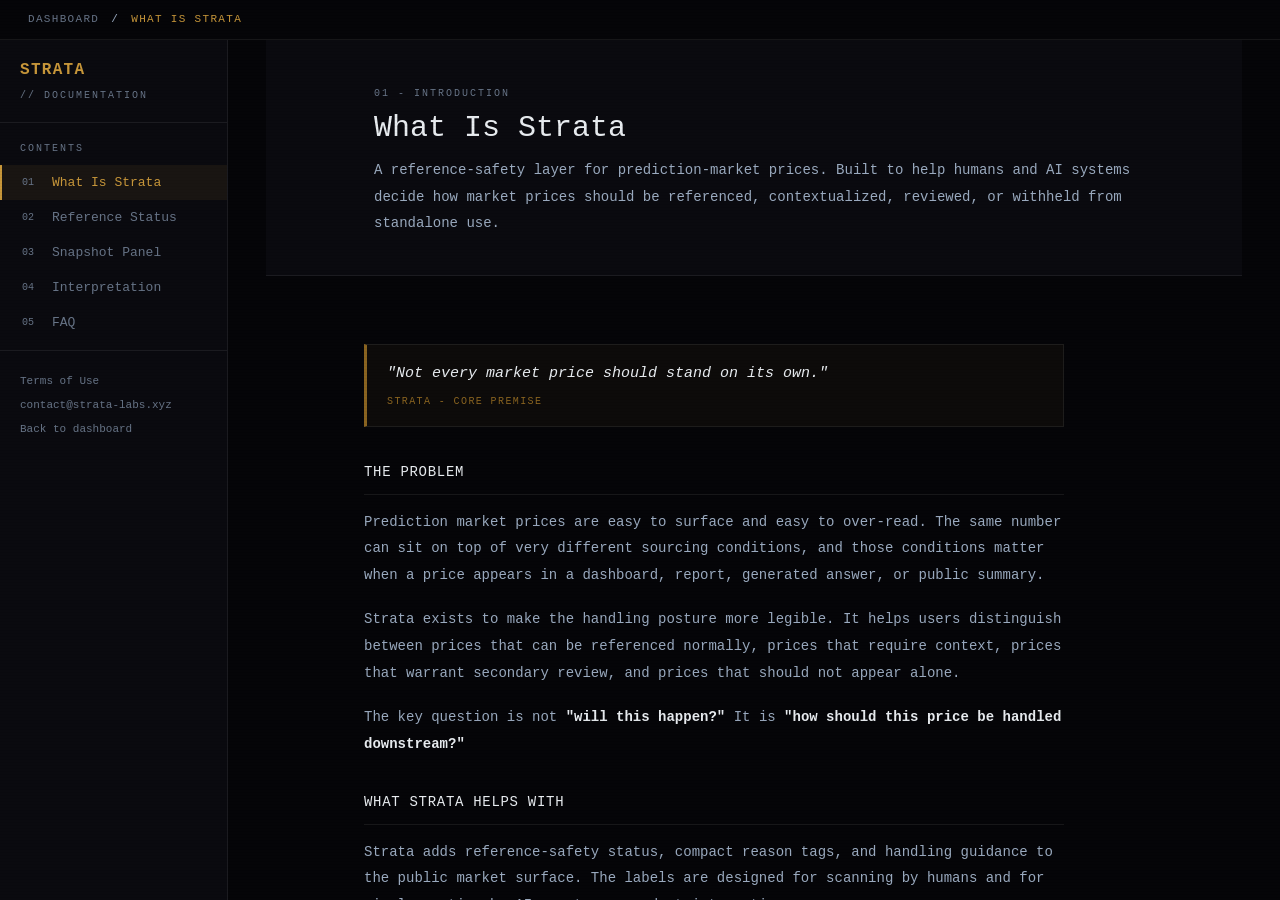
<file: docs/docs.html>
<!DOCTYPE html>
<html lang="en">
<head>
    <meta charset="UTF-8">
    <meta name="viewport" content="width=device-width, initial-scale=1.0">
    <title>Docs - Strata</title>
    <meta name="description" content="Public documentation for Strata. Learn how to read reference-safety statuses, use the dashboard, and understand product boundaries.">
    <meta http-equiv="Content-Security-Policy" content="default-src 'self'; script-src 'self'; style-src 'self' 'unsafe-inline' https://fonts.googleapis.com; font-src 'self' https://fonts.gstatic.com; img-src 'self' data: https:; connect-src 'self'; object-src 'none'; base-uri 'self'; frame-ancestors 'none'; form-action 'self' mailto:">
    <link rel="icon" href="favicon.svg" type="image/svg+xml">
    <link href="https://fonts.googleapis.com/css2?family=JetBrains+Mono:wght@400;600;700&display=swap" rel="stylesheet">
    <style>
        :root { --bg:#050508; --surface:#0a0a0f; --card:#101018; --amber:#c8973a; --amber-dim:#8a6420; --amber-soft:rgba(200,151,58,.08); --text-hi:#e8ecf0; --text:#9aaabf; --text-dim:#677487; --border:rgba(255,255,255,.07); --border-hi:rgba(255,255,255,.12); --mono:'JetBrains Mono','Courier New',monospace; }
        * { box-sizing:border-box; margin:0; padding:0; }
        body { font-family:var(--mono); background:var(--bg); color:var(--text); min-height:100vh; line-height:1.6; overflow-x:hidden; }
        body::after { content:""; position:fixed; inset:0; background:repeating-linear-gradient(0deg,transparent,transparent 2px,rgba(0,0,0,.03) 2px,rgba(0,0,0,.03) 3px); pointer-events:none; z-index:9998; }
        a { color:inherit; }
        .topbar { position:sticky; top:0; z-index:200; height:40px; padding:0 28px; display:flex; align-items:center; background:var(--bg); border-bottom:1px solid var(--border); letter-spacing:.12em; text-transform:uppercase; font-size:11px; }
        .topbar-left { display:flex; align-items:center; gap:12px; }
        .topbar-back { color:var(--text-dim); text-decoration:none; }
        .topbar-back:hover, .topbar-current { color:var(--amber); }
        .shell { display:grid; grid-template-columns:228px 1fr; min-height:calc(100vh - 40px); }
        .sidebar { position:sticky; top:40px; height:calc(100vh - 40px); overflow-y:auto; background:var(--surface); border-right:1px solid var(--border); }
        .sb-head, .sb-foot { padding:18px 20px; }
        .sb-head { border-bottom:1px solid var(--border); }
        .sb-logo { color:var(--amber); font-weight:700; letter-spacing:.08em; margin-bottom:4px; }
        .sb-sub, .sb-section-label, .ph-eye { font-size:10px; letter-spacing:.2em; text-transform:uppercase; color:var(--text-dim); }
        .sb-nav { padding:10px 0; }
        .sb-section-label { display:block; padding:8px 20px; }
        .nav-btn, .mob-tab { width:100%; border:none; background:none; font-family:var(--mono); cursor:pointer; }
        .nav-btn { display:flex; gap:10px; align-items:center; padding:10px 20px; text-align:left; color:var(--text-dim); border-left:2px solid transparent; font-size:13px; }
        .nav-btn:hover { background:rgba(255,255,255,.02); color:var(--text); }
        .nav-btn.active { color:var(--amber); background:var(--amber-soft); border-left-color:var(--amber); }
        .nav-num { width:20px; flex-shrink:0; font-size:10px; color:var(--text-dim); }
        .sb-foot { border-top:1px solid var(--border); font-size:11px; color:var(--text-dim); }
        .sb-foot a { display:block; text-decoration:none; line-height:2.2; }
        .sb-foot a:hover { color:var(--amber); }
        .mob-tabs { display:none; position:sticky; top:40px; z-index:120; overflow-x:auto; background:var(--surface); border-bottom:1px solid var(--border); }
        .mob-tabs-inner { display:flex; min-width:max-content; }
        .mob-tab { padding:11px 14px; color:var(--text-dim); border-bottom:2px solid transparent; letter-spacing:.1em; text-transform:uppercase; font-size:11px; white-space:nowrap; }
        .mob-tab.active { color:var(--amber); border-bottom-color:var(--amber); }
        .content { height:calc(100vh - 40px); overflow-y:auto; padding:0 clamp(24px,3vw,44px); }
        .page { display:none; }
        .page.active { display:block; animation:fade .18s ease; }
        @keyframes fade { from { opacity:0; transform:translateY(6px); } to { opacity:1; transform:translateY(0); } }
        .ph { padding:46px 0 38px; background:var(--surface); border-bottom:1px solid var(--border); }
        .ph-eye, .ph-title, .ph-desc { width:min(100%,760px); margin-left:auto; margin-right:auto; }
        .ph-title { color:var(--text-hi); font-size:30px; line-height:1.1; margin:10px auto 12px; }
        .ph-desc { max-width:760px; font-size:14px; line-height:1.9; }
        .pb { padding:44px 0 84px; max-width:780px; margin:0 auto; }
        .doc-h2 { margin:34px 0 14px; padding-bottom:10px; border-bottom:1px solid var(--border); max-width:700px; color:var(--text-hi); font-size:14px; letter-spacing:.05em; text-transform:uppercase; }
        .doc-h2:first-child { margin-top:0; }
        .doc-p { max-width:700px; margin-bottom:18px; font-size:14px; line-height:1.9; }
        strong { color:var(--text-hi); }
        .quote, .callout, .card, .state, .concept, .status, .faq-item { background:var(--card); border:1px solid var(--border); }
        .quote { max-width:700px; margin:24px 0; padding:16px 20px; border-left:3px solid var(--amber-dim); background:rgba(200,151,58,.04); }
        .quote-text { color:var(--text-hi); font-style:italic; line-height:1.7; margin-bottom:8px; font-size:15px; }
        .quote-attr { color:var(--amber-dim); font-size:10px; text-transform:uppercase; letter-spacing:.14em; }
        .callout { max-width:700px; margin:24px 0; padding:14px 18px; line-height:1.8; font-size:13px; border-left:3px solid var(--amber); background:var(--amber-soft); }
        .callout.alt { background:rgba(255,255,255,.02); border-left-color:var(--border-hi); }
        .grid-2 { display:grid; grid-template-columns:1fr 1fr; gap:10px; max-width:700px; margin:24px 0; }
        .card { padding:16px; }
        .card-label { margin-bottom:12px; padding-bottom:8px; border-bottom:1px solid var(--border); font-size:10px; letter-spacing:.18em; text-transform:uppercase; }
        .good .card-label { color:var(--amber); }
        .bad .card-label { color:var(--text-dim); }
        .list-row { display:flex; gap:8px; margin-bottom:7px; font-size:13px; line-height:1.7; }
        .list-row:last-child { margin-bottom:0; }
        .good .list-row::before, .public .list-row::before { content:"+"; color:var(--amber-dim); }
        .bad .list-row::before, .private .list-row::before { content:"-"; color:var(--text-dim); }
        .state-list, .concept-list, .status-list, .faq-list { display:flex; flex-direction:column; gap:10px; max-width:700px; margin:24px 0; }
        .state { position:relative; padding:20px 20px 18px 24px; }
        .state::before { content:""; position:absolute; left:0; top:0; bottom:0; width:3px; }
        .state.c::before { background:var(--amber); } .state.a::before { background:#3a8fa0; } .state.f::before { background:#7d8293; }
        .state-top { display:flex; gap:12px; align-items:baseline; margin-bottom:10px; }
        .state-label { font-size:12px; letter-spacing:.1em; text-transform:uppercase; font-weight:700; }
        .state.c .state-label { color:#e2b870; } .state.a .state-label { color:#6abece; } .state.f .state-label { color:#b4b7c8; }
        .state-tag { color:var(--text-dim); font-size:12px; font-style:italic; }
        .state-body { margin-bottom:12px; font-size:14px; line-height:1.8; }
        .state-pts { display:flex; flex-direction:column; gap:5px; }
        .state-pt { display:flex; gap:8px; color:var(--text-dim); font-size:13px; line-height:1.65; }
        .state-pt::before { content:"."; }
        .concept { padding:16px 18px; }
        .concept-q { color:var(--amber); font-size:13px; font-weight:700; margin-bottom:7px; }
        .concept-a { font-size:13px; line-height:1.8; }
        .table-wrap { max-width:700px; margin:24px 0; overflow:auto; }
        table { width:100%; border-collapse:collapse; font-size:13px; }
        th { padding:9px 14px; background:var(--card); color:var(--text-dim); text-align:left; border-bottom:1px solid var(--border-hi); font-size:10px; letter-spacing:.16em; text-transform:uppercase; }
        td { padding:12px 14px; border-bottom:1px solid var(--border); line-height:1.7; }
        td:first-child { color:var(--amber); white-space:nowrap; min-width:160px; font-weight:600; }
        .status { display:flex; gap:16px; align-items:baseline; padding:14px 16px; }
        .status-key { min-width:110px; flex-shrink:0; color:var(--amber); font-size:12px; letter-spacing:.04em; font-weight:700; }
        .status-val { font-size:13px; line-height:1.7; }
        .faq-item { border-bottom:none; }
        .faq-q { width:100%; padding:16px; border:none; background:none; font-family:var(--mono); text-align:left; display:flex; justify-content:space-between; gap:16px; color:var(--text-hi); font-size:14px; font-weight:600; cursor:pointer; }
        .faq-q:hover { color:var(--amber); }
        .faq-arr { color:var(--text-dim); flex-shrink:0; transition:transform .2s ease; }
        .faq-item.open .faq-arr { transform:rotate(90deg); color:var(--amber-dim); }
        .faq-a { max-height:0; overflow:hidden; transition:max-height .28s ease; }
        .faq-a-in { padding:0 16px 18px; max-width:680px; font-size:14px; line-height:1.9; }
        .faq-a-in a { color:var(--amber); text-decoration:none; }
        .faq-a-in a:hover { text-decoration:underline; }
        @media (max-width:780px) { .shell { grid-template-columns:1fr; } .sidebar { display:none; } .mob-tabs { display:block; } .content { height:auto; padding:0; } .ph { padding:30px 20px 24px; } .ph-eye, .ph-title, .ph-desc { width:auto; max-width:none; margin-left:0; margin-right:0; } .pb { padding:32px 20px 60px; max-width:none; } }
        @media (max-width:520px) { .grid-2 { grid-template-columns:1fr; } .status { flex-direction:column; gap:6px; } }
    </style>
</head>
<body>
<div class="topbar">
    <div class="topbar-left">
        <a href="/" class="topbar-back">Dashboard</a>
        <span>/</span>
        <span class="topbar-current" id="tb-current">-</span>
    </div>
</div>
<div class="mob-tabs"><div class="mob-tabs-inner" id="mob-tabs-inner"></div></div>
<div class="shell">
    <aside class="sidebar">
        <div class="sb-head">
            <div class="sb-logo">STRATA</div>
            <div class="sb-sub">// Documentation</div>
        </div>
        <nav class="sb-nav" id="sb-nav">
            <span class="sb-section-label">Contents</span>
        </nav>
        <div class="sb-foot">
            <a href="./terms.html">Terms of Use</a>
            <a href="mailto:contact@strata-labs.xyz">contact@strata-labs.xyz</a>
            <a href="/">Back to dashboard</a>
        </div>
    </aside>
    <main class="content" id="content">
        <div class="page" data-page="what-is-strata" data-label="What Is Strata">
            <div class="ph">
                <div class="ph-eye">01 - Introduction</div>
                <div class="ph-title">What Is Strata</div>
                <div class="ph-desc">A reference-safety layer for prediction-market prices. Built to help humans and AI systems decide how market prices should be referenced, contextualized, reviewed, or withheld from standalone use.</div>
            </div>
            <div class="pb">
                <div class="quote">
                    <div class="quote-text">"Not every market price should stand on its own."</div>
                    <div class="quote-attr">Strata - core premise</div>
                </div>
                <div class="doc-h2">The problem</div>
                <p class="doc-p">Prediction market prices are easy to surface and easy to over-read. The same number can sit on top of very different sourcing conditions, and those conditions matter when a price appears in a dashboard, report, generated answer, or public summary.</p>
                <p class="doc-p">Strata exists to make the handling posture more legible. It helps users distinguish between prices that can be referenced normally, prices that require context, prices that warrant secondary review, and prices that should not appear alone.</p>
                <p class="doc-p">The key question is not <strong>"will this happen?"</strong> It is <strong>"how should this price be handled downstream?"</strong></p>
                <div class="doc-h2">What Strata helps with</div>
                <p class="doc-p">Strata adds reference-safety status, compact reason tags, and handling guidance to the public market surface. The labels are designed for scanning by humans and for simple routing by AI agents or product integrations.</p>
                <div class="callout"><strong>Important distinction.</strong> Reference safety is not the same thing as outcome prediction. A market price can be usable, contextual, or restricted without saying whether the outcome will resolve.</div>
                <div class="doc-h2">What Strata is and is not</div>
                <div class="grid-2">
                    <div class="card good">
                        <div class="card-label">Strata is</div>
                        <div class="list-row">A reference-safety layer</div>
                        <div class="list-row">A public handling guide for market prices</div>
                        <div class="list-row">A compact routing surface for AI and dashboards</div>
                        <div class="list-row">A way to keep context attached to sensitive prices</div>
                    </div>
                    <div class="card bad">
                        <div class="card-label">Strata is not</div>
                        <div class="list-row">An outcome prediction engine</div>
                        <div class="list-row">A trading or betting signal</div>
                        <div class="list-row">A financial advisory product</div>
                        <div class="list-row">A guarantee of market truth</div>
                    </div>
                </div>
                <div class="doc-h2">Why this matters</div>
                <p class="doc-p">When market prices move across tools, they are often stripped of the context that makes them understandable. Strata is meant to keep that handling layer visible before a number is reused.</p>
                <p class="doc-p">A price and a responsible downstream reference are related, but they are not the same thing. This docs hub explains that difference in plain language.</p>
            </div>
        </div>

        <div class="page" data-page="reading-states" data-label="Reference Status">
            <div class="ph">
                <div class="ph-eye">02 - Dashboard</div>
                <div class="ph-title">Reading Reference Status</div>
                <div class="ph-desc">Each tracked market is shown through a reference-safety status. These labels describe downstream handling, not outcome probability.</div>
            </div>
            <div class="pb">
                <div class="doc-h2">The public reference statuses</div>
                <div class="state-list">
                    <div class="state c">
                        <div class="state-top"><div class="state-label">Ready</div><div class="state-tag">Standard source attribution is enough</div></div>
                        <div class="state-body">The current price can be referenced with normal source attribution on the public surface. This is a handling status, not a claim that the market is correct.</div>
                        <div class="state-pts">
                            <div class="state-pt">Ready does not mean the implied outcome will happen or that the odds are validated.</div>
                            <div class="state-pt">It means standard attribution is enough for ordinary reference use.</div>
                            <div class="state-pt">Markets can move out of this status as public conditions change.</div>
                        </div>
                    </div>
                    <div class="state a">
                        <div class="state-top"><div class="state-label">Context Required</div><div class="state-tag">Do not separate the price from its context</div></div>
                        <div class="state-body">The price may appear only when the relevant option, wording, timing, threshold, or resolution detail is carried with it. Context Required is its own handling status, not a secondary tag on Ready.</div>
                        <div class="state-pts">
                            <div class="state-pt">Context Required is not a warning that the market is wrong.</div>
                            <div class="state-pt">It means the price should not be surfaced without the accompanying context.</div>
                            <div class="state-pt">AI integrations should carry the selected-outcome question, reason chips, and suggested framing with the price.</div>
                        </div>
                    </div>
                    <div class="state f">
                        <div class="state-top"><div class="state-label">Review Recommended</div><div class="state-tag">Secondary review is advised</div></div>
                        <div class="state-body">The market has conditions that warrant additional scrutiny before the price is reused downstream. Strata is flagging the handling posture, not assigning a reviewer.</div>
                        <div class="state-pts">
                            <div class="state-pt">Review Recommended does not mean the price is false.</div>
                            <div class="state-pt">It means autonomous or standalone reuse should be treated carefully.</div>
                            <div class="state-pt">High prices can still receive this status.</div>
                        </div>
                    </div>
                    <div class="state f">
                        <div class="state-top"><div class="state-label">Not Standalone</div><div class="state-tag">Do not present the price by itself</div></div>
                        <div class="state-body">The price should not appear as an isolated reference. Substantial additional context is required if the market is discussed at all.</div>
                        <div class="state-pts">
                            <div class="state-pt">This is a downstream-use restriction, not a market ban.</div>
                            <div class="state-pt">The status helps prevent stripped or misleading use of a headline price.</div>
                            <div class="state-pt">Agents should not output the price as a standalone figure.</div>
                        </div>
                    </div>
                </div>
                <div class="doc-h2">How to use the labels</div>
                <div class="concept-list">
                    <div class="concept"><div class="concept-q">Status and outcome are separate</div><div class="concept-a">A market can point strongly in one direction and still require context or review. The status describes downstream handling, not which side will resolve.</div></div>
                    <div class="concept"><div class="concept-q">Status is current</div><div class="concept-a">These labels describe the current public surface. They should be read as time-sensitive guidance, not permanent tags.</div></div>
                    <div class="concept"><div class="concept-q">Ready is not approval</div><div class="concept-a">Ready is a reference-handling step. It is not a guarantee about the market outcome or the odds.</div></div>
                    <div class="concept"><div class="concept-q">Keep the priced option visible</div><div class="concept-a">A generic title such as "2026 NBA Champion" is incomplete by itself. A reusable line should keep the selected option attached, for example "New York Knicks to win the 2026 NBA Finals at 36%."</div></div>
                </div>
            </div>
        </div>

        <div class="page" data-page="snapshot-panel" data-label="Snapshot Panel">
            <div class="ph">
                <div class="ph-eye">03 - Dashboard</div>
                <div class="ph-title">Reading the Snapshot Panel</div>
                <div class="ph-desc">The top panel summarizes the public surface at a glance. Think of it as a compact reading aid for the current dashboard view.</div>
            </div>
            <div class="pb">
                <div class="doc-h2">Panel fields</div>
                <div class="table-wrap">
                    <table>
                        <thead><tr><th>Field</th><th>What it means on the public surface</th></tr></thead>
                        <tbody>
                            <tr><td>Markets tracked</td><td>The number of markets currently represented on the dashboard.</td></tr>
                            <tr><td>Tracked snapshots</td><td>The total number of recent snapshots currently contributing to the dashboard view.</td></tr>
                            <tr><td>Avg snapshots</td><td>The average number of snapshots currently informing each market on the dashboard.</td></tr>
                            <tr><td>Evaluated markets</td><td>The number of markets that have already received a public reference-safety assessment.</td></tr>
                        </tbody>
                    </table>
                </div>
                <div class="doc-h2">State distribution</div>
                <p class="doc-p">The reference-safety summary below the hero panel shows how the current public sample is distributed across all four handling statuses: Ready, Context Required, Review Recommended, and Not Standalone. Each status maps to a concrete next action.</p>
                <div class="doc-h2">Status indicators</div>
                <div class="status-list">
                    <div class="status"><div class="status-key">Current</div><div class="status-val">The public surface is available and appears current.</div></div>
                    <div class="status"><div class="status-key">Delayed</div><div class="status-val">The public surface is reachable, but some displayed information may be lagging.</div></div>
                    <div class="status"><div class="status-key">Partial</div><div class="status-val">Some pieces of the public surface are unavailable or incomplete.</div></div>
                    <div class="status"><div class="status-key">Unavailable</div><div class="status-val">The public data view cannot currently be displayed.</div></div>
                </div>
                <div class="callout alt"><strong>How to use this panel.</strong> Treat the snapshot panel as context for reading the surface. It helps users understand what they are seeing without reducing the dashboard to a single number.</div>
            </div>
        </div>

        <div class="page" data-page="interpretation" data-label="Interpretation">
            <div class="ph">
                <div class="ph-eye">04 - Interpretation</div>
                <div class="ph-title">How to Think About the Surface</div>
                <div class="ph-desc">This section explains the public reference-safety goal behind Strata and how to approach the dashboard with the right posture.</div>
            </div>
            <div class="pb">
                <div class="doc-h2">The public interpretation goal</div>
                <p class="doc-p">Strata is meant to help users separate two questions that often get blurred together: <strong>what direction the market points</strong> and <strong>whether the current price can be responsibly reused downstream</strong>.</p>
                <p class="doc-p">Those are related questions, but they are not the same. This docs page exists to make that distinction clearer for anyone reading the public dashboard.</p>
                <div class="quote">
                    <div class="quote-text">"The public surface is there to guide responsible reference, not to turn a price into a promise."</div>
                    <div class="quote-attr">Strata - interpretation principle</div>
                </div>
                <div class="doc-h2">What can move a status</div>
                <p class="doc-p">The public status is shaped by whether the price can survive reuse without losing important public context. Strata looks for handling risks such as missing selected-option text, ambiguous wording, threshold definitions, timing, resolution-source mechanics, disclosure or oracle review states, public-health reporting context, geopolitical sensitivity, and belief-contamination risk.</p>
                <p class="doc-p">These checks are public reference-routing inputs. They are not a claim about market accuracy, outcome likelihood, or trading use.</p>
                <div class="doc-h2">What the routing means</div>
                <div class="concept-list">
                    <div class="concept"><div class="concept-q">Ready is the narrow case</div><div class="concept-a">A Ready price can be referenced with source and as-of context because the reusable line carries enough public context for ordinary citation.</div></div>
                    <div class="concept"><div class="concept-q">Context Required preserves the missing piece</div><div class="concept-a">This status means the option, threshold, timing, wording, or resolution detail should travel beside the price.</div></div>
                    <div class="concept"><div class="concept-q">Review Recommended catches contaminated reads</div><div class="concept-a">This status asks the user to inspect whether confirmation timing, rule interpretation, oracle review, sensitivity, or event semantics are shaping the apparent public-belief read.</div></div>
                    <div class="concept"><div class="concept-q">Not Standalone blocks stripped reuse</div><div class="concept-a">This status does not ban discussion of the market. It says the number should not be reused as an isolated reference.</div></div>
                </div>
                <div class="doc-h2">Useful ways to read the surface</div>
                <div class="concept-list">
                    <div class="concept"><div class="concept-q">Read the status before the number</div><div class="concept-a">The reference status provides the handling posture. A price by itself can look more reusable than the surrounding surface supports.</div></div>
                    <div class="concept"><div class="concept-q">Keep context with the price</div><div class="concept-a">When Context Required appears, the relevant context should travel with the price in generated, displayed, or exported output.</div></div>
                    <div class="concept"><div class="concept-q">Keep reference safety and correctness separate</div><div class="concept-a">A price can be ready, contextual, or restricted without answering whether the market will resolve in the expected direction.</div></div>
                    <div class="concept"><div class="concept-q">Prefer handling guidance over overreach</div><div class="concept-a">The public surface is designed to help users handle market prices carefully. It should not be treated as a substitute for judgment.</div></div>
                </div>
                <div class="callout alt"><strong>Best use of this page.</strong> Read it as a guide to interpreting the dashboard, then return to the live surface with that frame in mind.</div>
            </div>
        </div>

        <div class="page" data-page="faq" data-label="FAQ">
            <div class="ph">
                <div class="ph-eye">05 - FAQ</div>
                <div class="ph-title">Frequently Asked Questions</div>
                <div class="ph-desc">Direct answers to common questions about the public surface.</div>
            </div>
            <div class="pb">
                <div class="faq-list">
                    <div class="faq-item"><button class="faq-q" type="button">Does Strata predict whether an outcome will happen?<span class="faq-arr">></span></button><div class="faq-a"><div class="faq-a-in">No. Strata is designed to help interpret the public market surface, not to predict which outcome will resolve.</div></div></div>
                    <div class="faq-item"><button class="faq-q" type="button">Is this trading or investment advice?<span class="faq-arr">></span></button><div class="faq-a"><div class="faq-a-in">No. The public surface is informational only. It does not recommend trades, positions, wagers, or investments.</div></div></div>
                    <div class="faq-item"><button class="faq-q" type="button">Does Ready mean Strata thinks the outcome will happen?<span class="faq-arr">></span></button><div class="faq-a"><div class="faq-a-in">No. Ready means the price can be referenced with standard attribution on the current public surface. It is not an outcome forecast or odds validation.</div></div></div>
                    <div class="faq-item"><button class="faq-q" type="button">How should I read the status indicators on the dashboard?<span class="faq-arr">></span></button><div class="faq-a"><div class="faq-a-in">Use them as a simple signal for whether the public surface looks current, delayed, partial, or unavailable.</div></div></div>
                    <div class="faq-item"><button class="faq-q" type="button">Do I need an account to use the public dashboard?<span class="faq-arr">></span></button><div class="faq-a"><div class="faq-a-in">No. The public dashboard is designed to be readable without sign-in.</div></div></div>
                    <div class="faq-item"><button class="faq-q" type="button">Where can I read the legal terms?<span class="faq-arr">></span></button><div class="faq-a"><div class="faq-a-in">The public <a href="./terms.html">Terms of Use</a> are available separately.</div></div></div>
                </div>
            </div>
        </div>
    </main>
</div>
<script src="docs.js"></script>
</body>
</html>
</file>
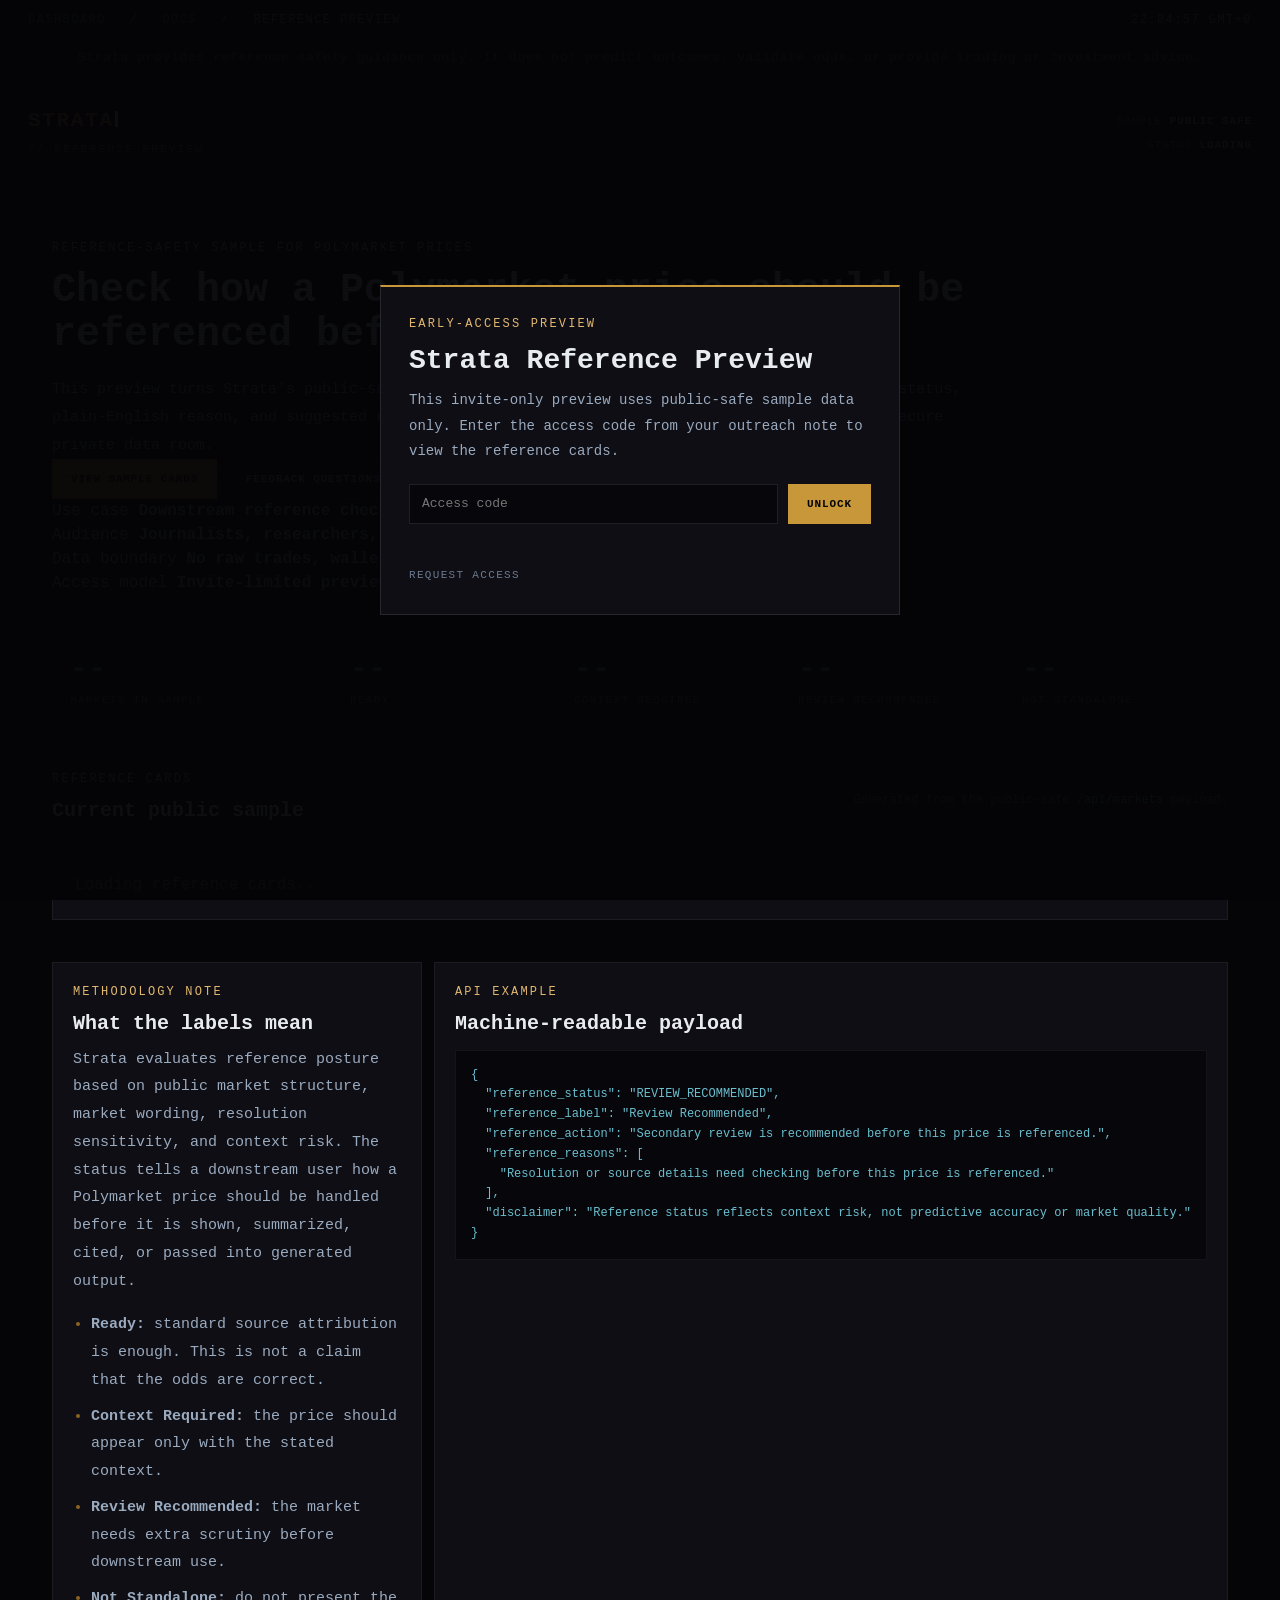
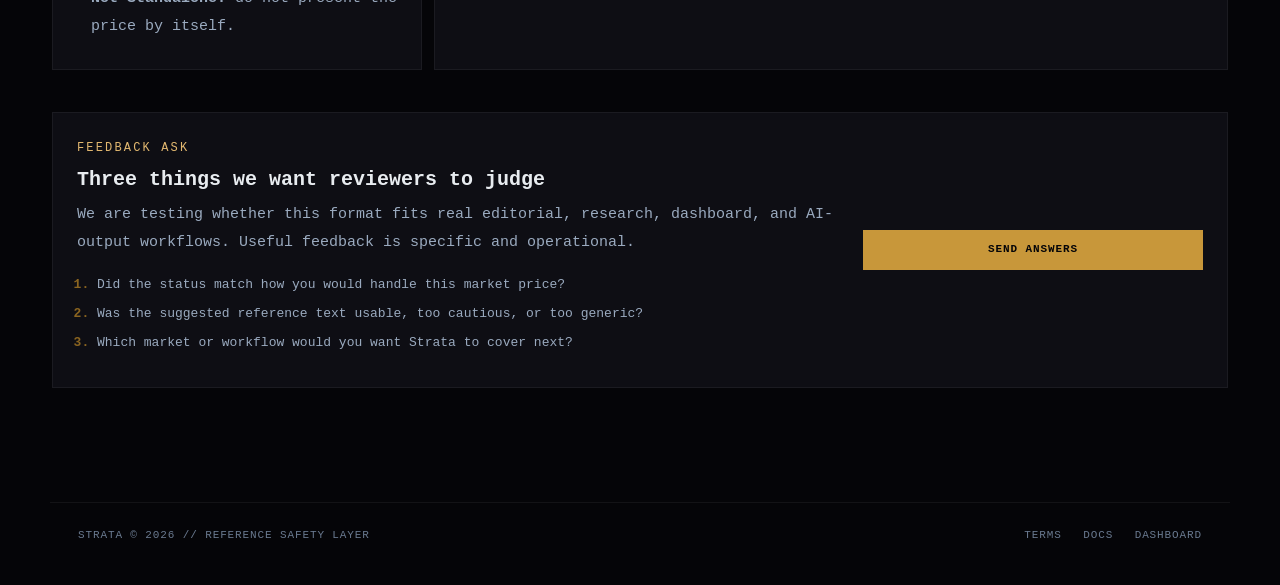
<file: docs/sample.html>
<!DOCTYPE html>
<html lang="en">
<head>
    <meta charset="UTF-8">
    <meta name="viewport" content="width=device-width, initial-scale=1.0">
    <title>Strata | Reference Preview</title>
    <meta name="description" content="An early-access reference-safety preview for Polymarket prices, built for journalists, researchers, and AI workflows.">
    <meta name="robots" content="noindex,nofollow,noarchive">
    <meta http-equiv="Content-Security-Policy" content="default-src 'self'; script-src 'self'; style-src 'self' 'unsafe-inline' https://fonts.googleapis.com; font-src 'self' https://fonts.gstatic.com; img-src 'self' data: https:; connect-src 'self'; object-src 'none'; base-uri 'self'; frame-ancestors 'none'; form-action 'self' mailto:">
    <link rel="icon" href="favicon.svg" type="image/svg+xml">
    <link rel="preconnect" href="https://fonts.googleapis.com">
    <link rel="preconnect" href="https://fonts.gstatic.com" crossorigin>
    <link href="https://fonts.googleapis.com/css2?family=JetBrains+Mono:wght@400;600;700&display=swap" rel="stylesheet">
    <link rel="stylesheet" href="css/base.css">
    <link rel="stylesheet" href="css/press-sample.css">
</head>
<body>
    <div class="access-gate" id="access-gate">
        <div class="access-card">
            <div class="sample-eyebrow">Early-access preview</div>
            <h1>Strata Reference Preview</h1>
            <p>
                This invite-only preview uses public-safe sample data only. Enter
                the access code from your outreach note to view the reference cards.
            </p>
            <form id="access-form">
                <input id="access-code" type="password" autocomplete="off" placeholder="Access code">
                <button class="sample-btn sample-btn-primary" type="submit">Unlock</button>
            </form>
            <div class="access-error" id="access-error"></div>
            <a class="access-contact" href="mailto:contact@strata-labs.xyz?subject=Strata%20Reference%20Preview%20access">Request access</a>
        </div>
    </div>

    <div class="topbar">
        <div class="topbar-left">
            <a class="topbar-link" href="/">Dashboard</a>
            <span>/</span>
            <a class="topbar-link" href="./docs.html">Docs</a>
            <span>/</span>
            <span>Reference Preview</span>
        </div>
        <span class="topbar-right" id="sample-clock">--:--:--</span>
    </div>

    <div class="disclaimer">
        Strata provides reference-safety guidance only. It does not predict outcomes, validate odds, or provide trading or investment advice.
    </div>

    <header class="sample-header">
        <div>
            <div class="logo">STRATA<span class="logo-cursor"></span></div>
            <div class="logo-sub">// Reference Preview</div>
        </div>
        <div class="header-right">
            <div>SAMPLE <strong>PUBLIC SAFE</strong></div>
            <div>STATUS <strong id="sample-status">LOADING</strong></div>
        </div>
    </header>

    <main>
        <section class="sample-hero">
            <div class="sample-hero-copy">
                <div class="sample-eyebrow">Reference-safety sample for Polymarket prices</div>
                <h1>Check how a Polymarket price should be referenced before it reaches users.</h1>
                <p>
                    This preview turns Strata's public-safe reference feed into a practical
                    sample: market price, status, plain-English reason, and suggested reference text.
                    It is invite-limited for feedback, not a secure private data room.
                </p>
                <div class="sample-actions">
                    <a class="sample-btn sample-btn-primary" href="#reference-cards">View sample cards</a>
                    <a class="sample-btn sample-btn-ghost" href="#feedback">Feedback questions</a>
                </div>
            </div>
            <aside class="sample-brief">
                <div class="brief-row">
                    <span>Use case</span>
                    <strong>Downstream reference check</strong>
                </div>
                <div class="brief-row">
                    <span>Audience</span>
                    <strong>Journalists, researchers, AI teams</strong>
                </div>
                <div class="brief-row">
                    <span>Data boundary</span>
                    <strong>No raw trades, wallets, or private artifacts</strong>
                </div>
                <div class="brief-row">
                    <span>Access model</span>
                    <strong>Invite-limited preview, public-safe data</strong>
                </div>
            </aside>
        </section>

        <section class="sample-strip">
            <div class="strip-card">
                <span id="metric-markets">--</span>
                <label>Markets in sample</label>
            </div>
            <div class="strip-card">
                <span id="metric-ready">--</span>
                <label>Ready</label>
            </div>
            <div class="strip-card">
                <span id="metric-context">--</span>
                <label>Context required</label>
            </div>
            <div class="strip-card">
                <span id="metric-review">--</span>
                <label>Review recommended</label>
            </div>
            <div class="strip-card">
                <span id="metric-stop">--</span>
                <label>Not standalone</label>
            </div>
        </section>

        <section class="sample-section" id="reference-cards">
            <div class="section-head">
                <div>
                    <div class="sample-eyebrow">Reference cards</div>
                    <h2>Current public sample</h2>
                </div>
                <div class="section-note">Generated from the public-safe <code>/api/markets</code> payload.</div>
            </div>
            <div class="cards-grid" id="cards-grid">
                <div class="loading-card">Loading reference cards...</div>
            </div>
        </section>

        <section class="sample-section sample-two-col">
            <div class="method-card">
                <div class="sample-eyebrow">Methodology note</div>
                <h2>What the labels mean</h2>
                <p>
                    Strata evaluates reference posture based on public market structure,
                    market wording, resolution sensitivity, and context risk. The status tells a
                    downstream user how a Polymarket price should be handled before it is shown,
                    summarized, cited, or passed into generated output.
                </p>
                <ul>
                    <li><strong>Ready:</strong> standard source attribution is enough. This is not a claim that the odds are correct.</li>
                    <li><strong>Context Required:</strong> the price should appear only with the stated context.</li>
                    <li><strong>Review Recommended:</strong> the market needs extra scrutiny before downstream use.</li>
                    <li><strong>Not Standalone:</strong> do not present the price by itself.</li>
                </ul>
            </div>
            <div class="method-card">
                <div class="sample-eyebrow">API example</div>
                <h2>Machine-readable payload</h2>
                <pre id="api-example">{
  "reference_status": "REVIEW_RECOMMENDED",
  "reference_label": "Review Recommended",
  "reference_action": "Secondary review is recommended before this price is referenced.",
  "reference_reasons": [
    "Resolution or source details need checking before this price is referenced."
  ],
  "disclaimer": "Reference status reflects context risk, not predictive accuracy or market quality."
}</pre>
            </div>
        </section>

        <section class="sample-section outreach-card" id="feedback">
            <div>
                <div class="sample-eyebrow">Feedback ask</div>
                <h2>Three things we want reviewers to judge</h2>
                <p>
                    We are testing whether this format fits real editorial, research, dashboard,
                    and AI-output workflows. Useful feedback is specific and operational.
                </p>
                <ol class="feedback-list">
                    <li>Did the status match how you would handle this market price?</li>
                    <li>Was the suggested reference text usable, too cautious, or too generic?</li>
                    <li>Which market or workflow would you want Strata to cover next?</li>
                </ol>
            </div>
            <a class="sample-btn sample-btn-primary" href="mailto:contact@strata-labs.xyz?subject=Strata%20Reference%20Preview%20feedback&body=1.%20Did%20the%20status%20match%20your%20handling%20of%20the%20market%3F%0A%0A2.%20Was%20the%20suggested%20reference%20text%20usable%2C%20too%20cautious%2C%20or%20too%20generic%3F%0A%0A3.%20Which%20market%20or%20workflow%20would%20you%20want%20Strata%20to%20cover%20next%3F%0A">Send answers</a>
        </section>
    </main>

    <footer class="sample-footer">
        <div>STRATA &copy; 2026 // REFERENCE SAFETY LAYER</div>
        <div>
            <a href="./terms.html">Terms</a>
            <a href="./docs.html">Docs</a>
            <a href="/">Dashboard</a>
        </div>
    </footer>

    <script src="js/formatters.js"></script>
    <script src="js/press-sample.js"></script>
</body>
</html>
</file>
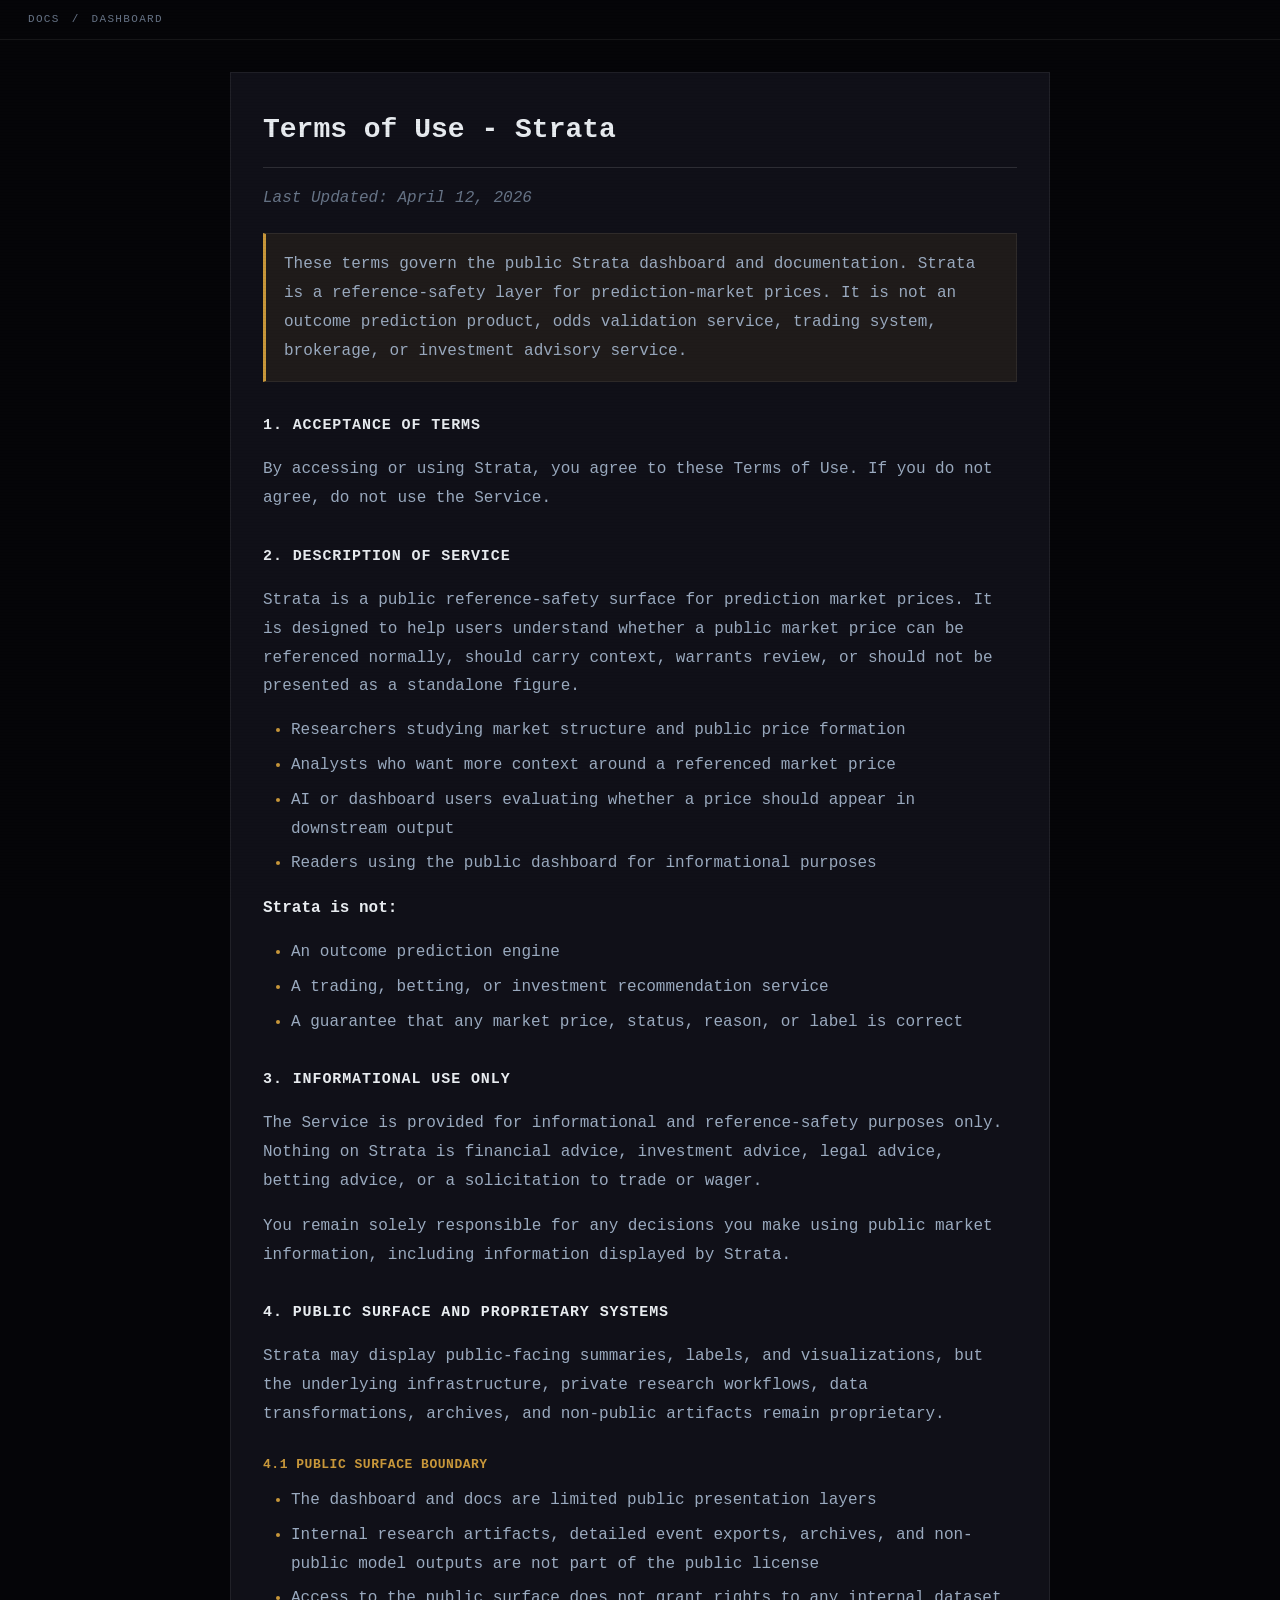
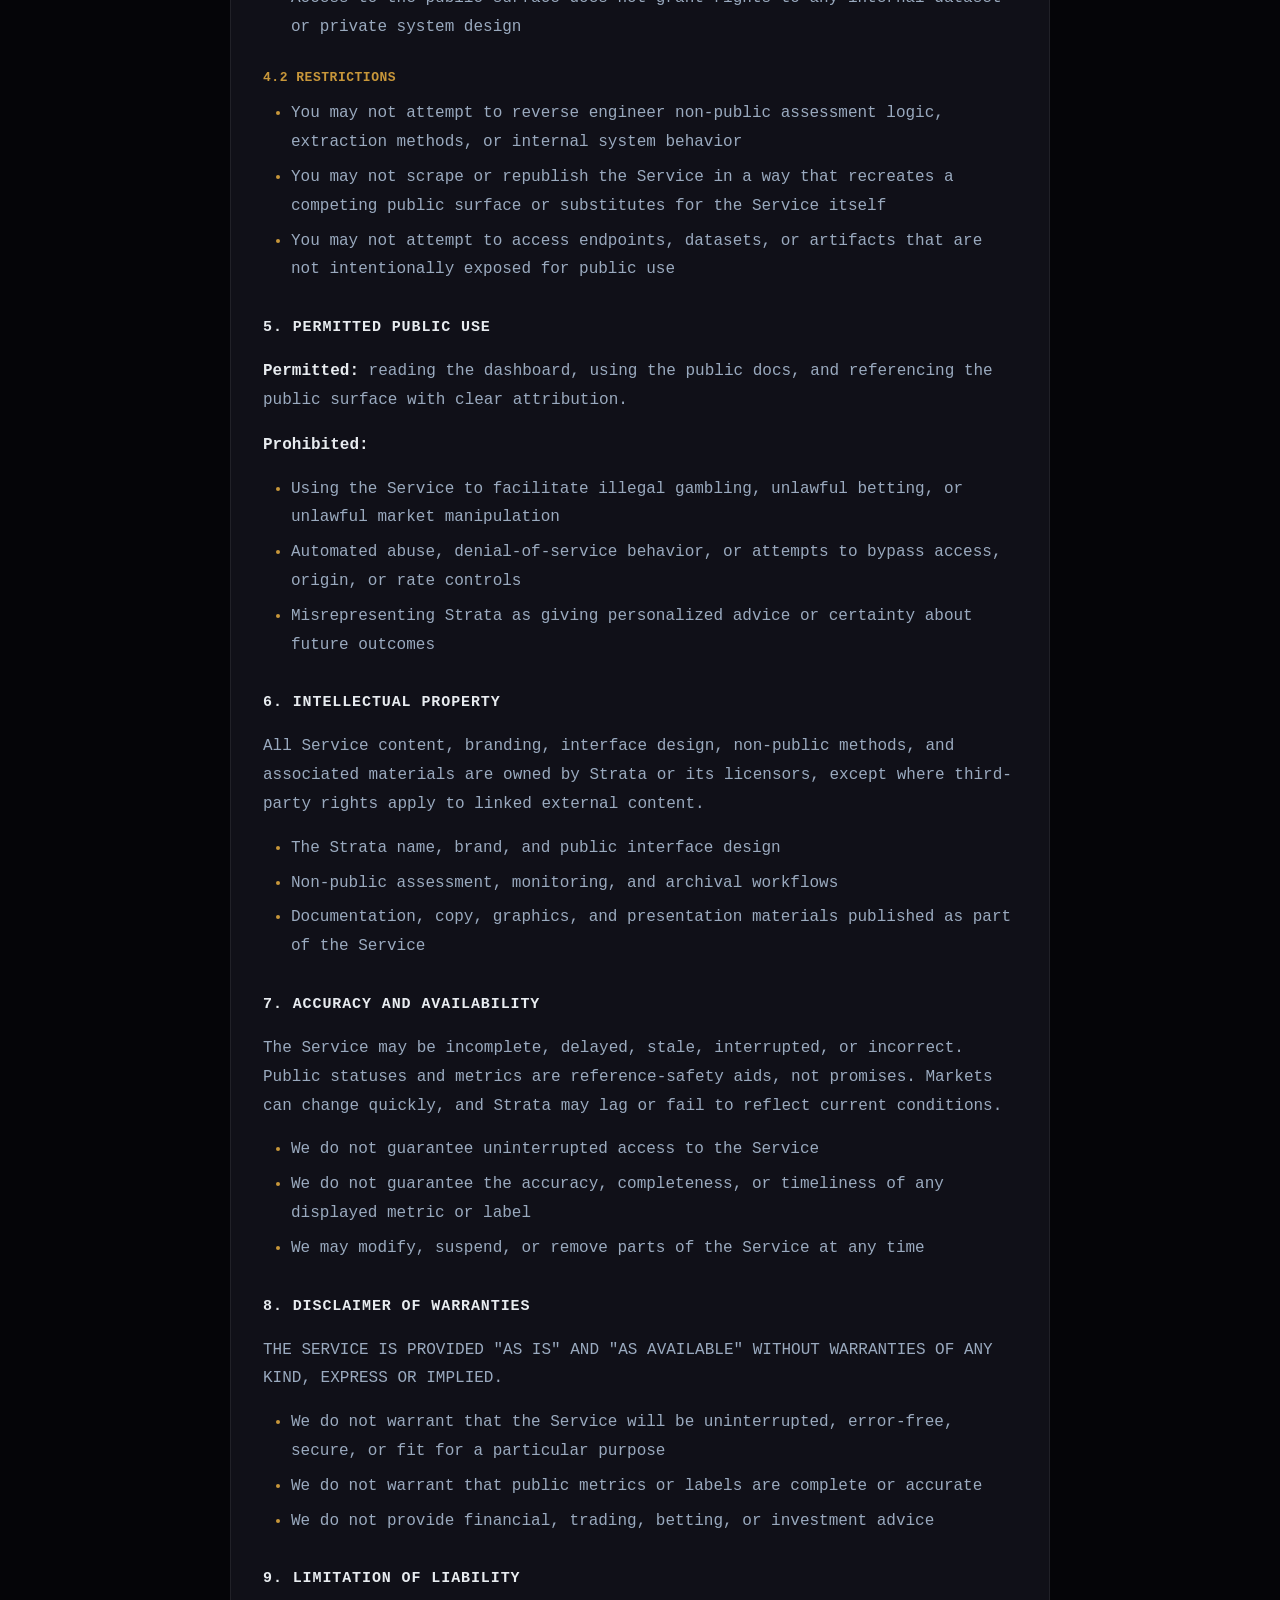
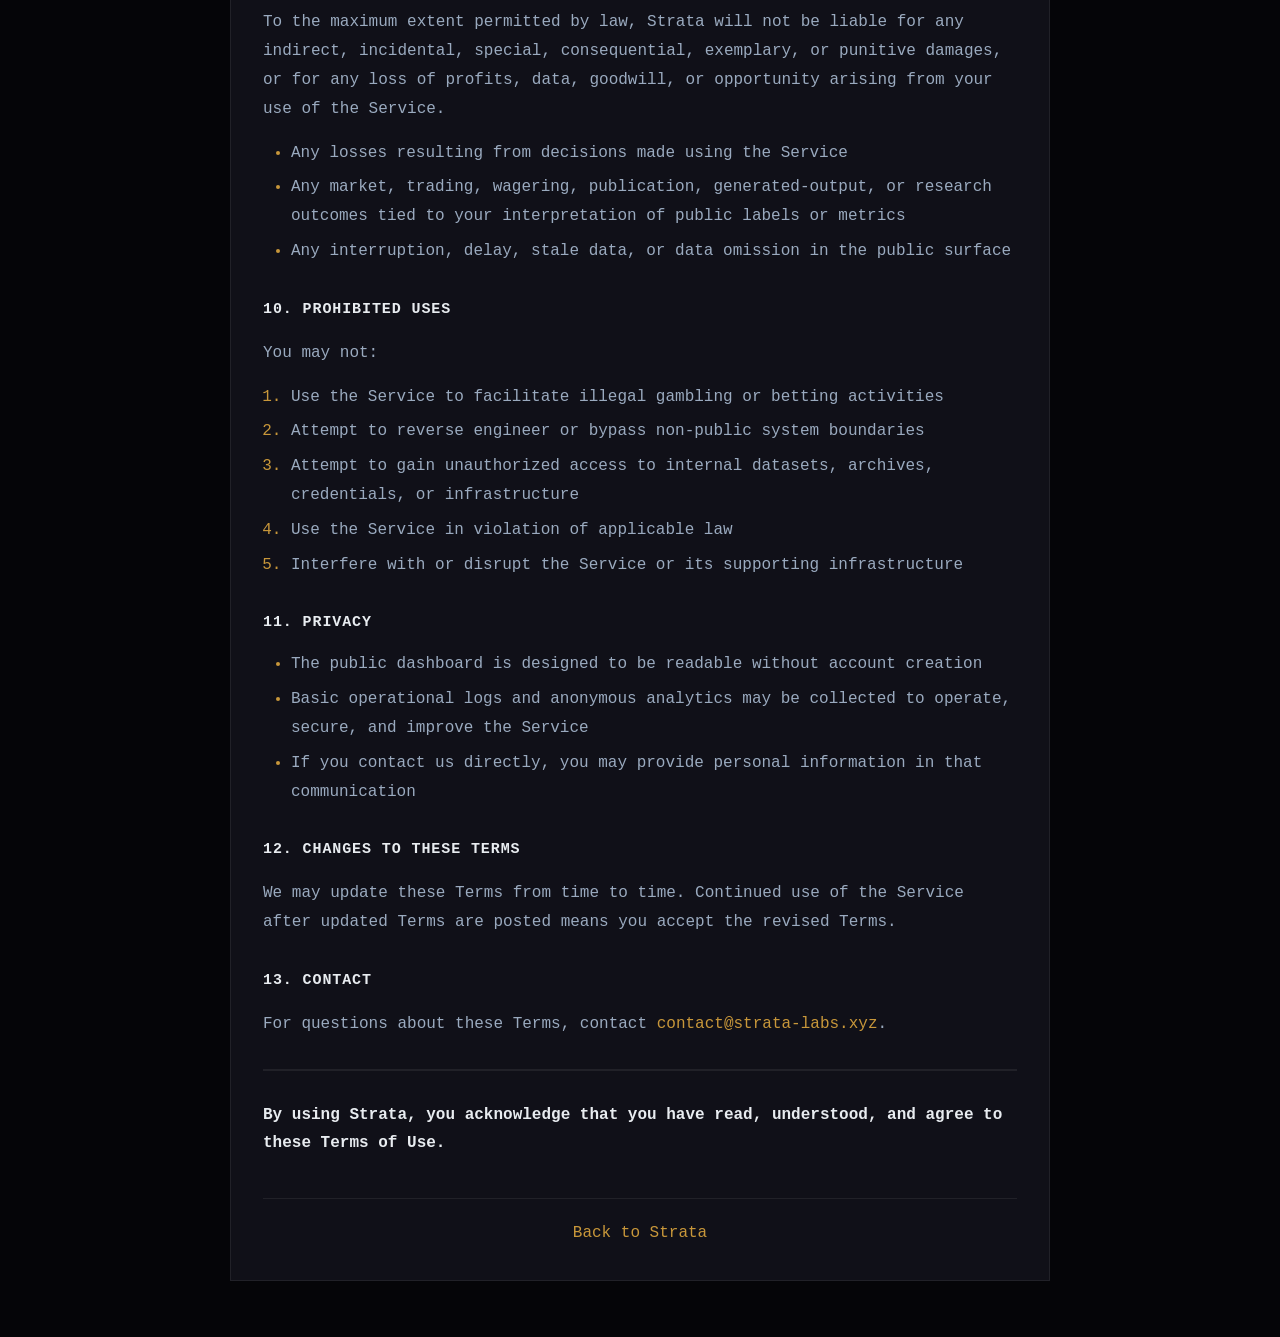
<file: docs/terms.html>
<!DOCTYPE html>
<html lang="en">
<head>
    <meta charset="UTF-8">
    <meta name="viewport" content="width=device-width, initial-scale=1.0">
    <title>Terms of Use - Strata</title>
    <meta name="description" content="Terms of Use for the Strata public dashboard and documentation.">
    <meta http-equiv="Content-Security-Policy" content="default-src 'self'; script-src 'self'; style-src 'self' 'unsafe-inline' https://fonts.googleapis.com; font-src 'self' https://fonts.gstatic.com; img-src 'self' data: https:; connect-src 'self'; object-src 'none'; base-uri 'self'; frame-ancestors 'none'; form-action 'self' mailto:">
    <link rel="icon" href="favicon.svg" type="image/svg+xml">
    <link href="https://fonts.googleapis.com/css2?family=JetBrains+Mono:wght@400;600;700&display=swap" rel="stylesheet">
    <style>
        :root {
            --bg: #050508;
            --card: #101018;
            --amber: #c8973a;
            --amber-soft: rgba(200, 151, 58, 0.08);
            --text-hi: #e8ecf0;
            --text: #9aaabf;
            --text-dim: #677487;
            --border: rgba(255, 255, 255, 0.07);
            --border-hi: rgba(255, 255, 255, 0.12);
            --mono: 'JetBrains Mono', 'Courier New', monospace;
        }

        * {
            box-sizing: border-box;
        }

        body {
            background: var(--bg);
            color: var(--text);
            font-family: var(--mono);
            margin: 0;
            min-height: 100vh;
            line-height: 1.8;
        }

        body::after {
            content: "";
            position: fixed;
            inset: 0;
            background: repeating-linear-gradient(0deg, transparent, transparent 2px, rgba(0, 0, 0, 0.03) 2px, rgba(0, 0, 0, 0.03) 3px);
            pointer-events: none;
            z-index: 9998;
        }

        .topbar {
            position: sticky;
            top: 0;
            z-index: 200;
            height: 40px;
            padding: 0 28px;
            display: flex;
            align-items: center;
            background: var(--bg);
            border-bottom: 1px solid var(--border);
            letter-spacing: 0.12em;
            text-transform: uppercase;
            font-size: 11px;
        }

        .topbar a {
            color: var(--text-dim);
            text-decoration: none;
        }

        .topbar a:hover {
            color: var(--amber);
        }

        .container {
            max-width: 820px;
            margin: 32px auto 56px;
            padding: 32px;
            background: var(--card);
            border: 1px solid var(--border);
        }

        h1 {
            color: var(--text-hi);
            margin-top: 0;
            margin-bottom: 12px;
            padding-bottom: 12px;
            border-bottom: 1px solid var(--border-hi);
            font-size: 28px;
        }

        h2 {
            color: var(--text-hi);
            margin-top: 30px;
            margin-bottom: 14px;
            font-size: 15px;
            letter-spacing: 0.06em;
            text-transform: uppercase;
        }

        h3 {
            color: var(--amber);
            margin-top: 24px;
            margin-bottom: 10px;
            font-size: 13px;
            letter-spacing: 0.04em;
            text-transform: uppercase;
        }

        p {
            margin-bottom: 15px;
        }

        strong {
            color: var(--text-hi);
        }

        ul, ol {
            margin: 0 0 15px;
            padding-left: 28px;
        }

        li {
            margin-bottom: 6px;
        }

        li::marker {
            color: var(--amber);
        }

        a {
            color: var(--amber);
            text-decoration: none;
        }

        a:hover {
            text-decoration: underline;
        }

        .last-updated {
            color: var(--text-dim);
            font-style: italic;
            margin-bottom: 20px;
        }

        .lead {
            padding: 16px 18px;
            margin-bottom: 24px;
            background: var(--amber-soft);
            border: 1px solid var(--border);
            border-left: 3px solid var(--amber);
        }

        .back-link {
            text-align: center;
            margin-top: 40px;
            padding-top: 20px;
            border-top: 1px solid var(--border);
        }

        @media (max-width: 720px) {
            .topbar {
                padding: 0 18px;
            }

            .container {
                margin: 20px;
                padding: 24px 20px;
            }
        }
    </style>
</head>
<body>
    <div class="topbar">
        <a href="./docs.html">Docs</a>
        <span style="margin:0 12px; color: var(--text-dim);">/</span>
        <a href="/">Dashboard</a>
    </div>

    <div class="container">
        <h1>Terms of Use - Strata</h1>
        <p class="last-updated">Last Updated: April 12, 2026</p>

        <p class="lead">These terms govern the public Strata dashboard and documentation. Strata is a reference-safety layer for prediction-market prices. It is not an outcome prediction product, odds validation service, trading system, brokerage, or investment advisory service.</p>

        <h2>1. Acceptance of Terms</h2>
        <p>By accessing or using Strata, you agree to these Terms of Use. If you do not agree, do not use the Service.</p>

        <h2>2. Description of Service</h2>
        <p>Strata is a public reference-safety surface for prediction market prices. It is designed to help users understand whether a public market price can be referenced normally, should carry context, warrants review, or should not be presented as a standalone figure.</p>
        <ul>
            <li>Researchers studying market structure and public price formation</li>
            <li>Analysts who want more context around a referenced market price</li>
            <li>AI or dashboard users evaluating whether a price should appear in downstream output</li>
            <li>Readers using the public dashboard for informational purposes</li>
        </ul>
        <p><strong>Strata is not:</strong></p>
        <ul>
            <li>An outcome prediction engine</li>
            <li>A trading, betting, or investment recommendation service</li>
            <li>A guarantee that any market price, status, reason, or label is correct</li>
        </ul>

        <h2>3. Informational Use Only</h2>
        <p>The Service is provided for informational and reference-safety purposes only. Nothing on Strata is financial advice, investment advice, legal advice, betting advice, or a solicitation to trade or wager.</p>
        <p>You remain solely responsible for any decisions you make using public market information, including information displayed by Strata.</p>

        <h2>4. Public Surface and Proprietary Systems</h2>
        <p>Strata may display public-facing summaries, labels, and visualizations, but the underlying infrastructure, private research workflows, data transformations, archives, and non-public artifacts remain proprietary.</p>

        <h3>4.1 Public Surface Boundary</h3>
        <ul>
            <li>The dashboard and docs are limited public presentation layers</li>
            <li>Internal research artifacts, detailed event exports, archives, and non-public model outputs are not part of the public license</li>
            <li>Access to the public surface does not grant rights to any internal dataset or private system design</li>
        </ul>

        <h3>4.2 Restrictions</h3>
        <ul>
            <li>You may not attempt to reverse engineer non-public assessment logic, extraction methods, or internal system behavior</li>
            <li>You may not scrape or republish the Service in a way that recreates a competing public surface or substitutes for the Service itself</li>
            <li>You may not attempt to access endpoints, datasets, or artifacts that are not intentionally exposed for public use</li>
        </ul>

        <h2>5. Permitted Public Use</h2>
        <p><strong>Permitted:</strong> reading the dashboard, using the public docs, and referencing the public surface with clear attribution.</p>
        <p><strong>Prohibited:</strong></p>
        <ul>
            <li>Using the Service to facilitate illegal gambling, unlawful betting, or unlawful market manipulation</li>
            <li>Automated abuse, denial-of-service behavior, or attempts to bypass access, origin, or rate controls</li>
            <li>Misrepresenting Strata as giving personalized advice or certainty about future outcomes</li>
        </ul>

        <h2>6. Intellectual Property</h2>
        <p>All Service content, branding, interface design, non-public methods, and associated materials are owned by Strata or its licensors, except where third-party rights apply to linked external content.</p>
        <ul>
            <li>The Strata name, brand, and public interface design</li>
            <li>Non-public assessment, monitoring, and archival workflows</li>
            <li>Documentation, copy, graphics, and presentation materials published as part of the Service</li>
        </ul>

        <h2>7. Accuracy and Availability</h2>
        <p>The Service may be incomplete, delayed, stale, interrupted, or incorrect. Public statuses and metrics are reference-safety aids, not promises. Markets can change quickly, and Strata may lag or fail to reflect current conditions.</p>
        <ul>
            <li>We do not guarantee uninterrupted access to the Service</li>
            <li>We do not guarantee the accuracy, completeness, or timeliness of any displayed metric or label</li>
            <li>We may modify, suspend, or remove parts of the Service at any time</li>
        </ul>

        <h2>8. Disclaimer of Warranties</h2>
        <p>THE SERVICE IS PROVIDED "AS IS" AND "AS AVAILABLE" WITHOUT WARRANTIES OF ANY KIND, EXPRESS OR IMPLIED.</p>
        <ul>
            <li>We do not warrant that the Service will be uninterrupted, error-free, secure, or fit for a particular purpose</li>
            <li>We do not warrant that public metrics or labels are complete or accurate</li>
            <li>We do not provide financial, trading, betting, or investment advice</li>
        </ul>

        <h2>9. Limitation of Liability</h2>
        <p>To the maximum extent permitted by law, Strata will not be liable for any indirect, incidental, special, consequential, exemplary, or punitive damages, or for any loss of profits, data, goodwill, or opportunity arising from your use of the Service.</p>
        <ul>
            <li>Any losses resulting from decisions made using the Service</li>
            <li>Any market, trading, wagering, publication, generated-output, or research outcomes tied to your interpretation of public labels or metrics</li>
            <li>Any interruption, delay, stale data, or data omission in the public surface</li>
        </ul>

        <h2>10. Prohibited Uses</h2>
        <p>You may not:</p>
        <ol>
            <li>Use the Service to facilitate illegal gambling or betting activities</li>
            <li>Attempt to reverse engineer or bypass non-public system boundaries</li>
            <li>Attempt to gain unauthorized access to internal datasets, archives, credentials, or infrastructure</li>
            <li>Use the Service in violation of applicable law</li>
            <li>Interfere with or disrupt the Service or its supporting infrastructure</li>
        </ol>

        <h2>11. Privacy</h2>
        <ul>
            <li>The public dashboard is designed to be readable without account creation</li>
            <li>Basic operational logs and anonymous analytics may be collected to operate, secure, and improve the Service</li>
            <li>If you contact us directly, you may provide personal information in that communication</li>
        </ul>

        <h2>12. Changes to These Terms</h2>
        <p>We may update these Terms from time to time. Continued use of the Service after updated Terms are posted means you accept the revised Terms.</p>

        <h2>13. Contact</h2>
        <p>For questions about these Terms, contact <a href="mailto:contact@strata-labs.xyz">contact@strata-labs.xyz</a>.</p>

        <hr style="border: 1px solid var(--border); margin: 30px 0;">

        <p><strong>By using Strata, you acknowledge that you have read, understood, and agree to these Terms of Use.</strong></p>

        <div class="back-link">
            <a href="/">Back to Strata</a>
        </div>
    </div>
</body>
</html>
</file>
<file: docs/css/base.css>
/* ============================================================
   Strata base.css
   Shared shell styles for the public dashboard.
   ============================================================ */

/* VARIABLES */
:root {
    /* Background layers */
    --bg:          #050508;
    --bg-surface:  #0A0A0F;
    --bg-card:     #0E0E14;
    --bg-card-alt: #121218;

    /* State colors - non-financial */
    --amber:       #C8973A;
    --amber-dim:   #8A6420;
    --amber-pale:  rgba(200,151,58,0.08);
    --amber-line:  rgba(200,151,58,0.28);
    --amber-text:  #E2B870;

    --cyan:        #3A8FA0;
    --cyan-dim:    #265F6E;
    --cyan-pale:   rgba(58,143,160,0.07);
    --cyan-line:   rgba(58,143,160,0.25);
    --cyan-text:   #6ABECE;

    --green:       #2FB86A;
    --green-dim:   #1E7A49;
    --green-pale:  rgba(47,184,106,0.11);
    --green-line:  rgba(47,184,106,0.38);
    --green-text:  #79E6A5;

    --slate:       #4A4A58;
    --slate-dim:   #2E2E38;
    --slate-pale:  rgba(74,74,88,0.06);
    --slate-line:  rgba(74,74,88,0.3);
    --slate-text:  #9898AA;

    /* Typography */
    --text-hi:     #E8ECF0;
    --text:        #9AAABF;
    --text-dim:    #6A7A90;
    --text-faint:  #566578;

    /* Borders */
    --border:      rgba(255,255,255,0.055);
    --border-hi:   rgba(255,255,255,0.1);
    --border-dashed: rgba(255,255,255,0.18);

    /* Fonts */
    --mono: 'JetBrains Mono', 'Courier New', monospace;

    /* Layout */
    --radius: 0px;   /* Sharp corners - terminal feel */
    --col-w:  360px;
}

/* RESET */
*, *::before, *::after { box-sizing: border-box; margin: 0; padding: 0; }
html { font-size: 16px; scroll-behavior: smooth; }
body {
    font-family: var(--mono);
    background: var(--bg);
    color: var(--text);
    min-height: 100vh;
    overflow-x: hidden;
    line-height: 1.5;
}

/* Scanline overlay */
body::after {
    content: '';
    position: fixed; inset: 0;
    background: repeating-linear-gradient(
        0deg,
        transparent,
        transparent 2px,
        rgba(0,0,0,0.03) 2px,
        rgba(0,0,0,0.03) 3px
    );
    pointer-events: none;
    z-index: 9998;
}

/* TOPBAR */
.topbar {
    position: sticky; top: 0; z-index: 100;
    display: flex; align-items: center; justify-content: space-between;
    height: 40px; padding: 0 28px;
    background: var(--bg);
    border-bottom: 1px solid var(--border);
    font-size: 12px;
    letter-spacing: 0.12em;
    text-transform: uppercase;
    color: var(--text);
}
.topbar-left  { display: flex; align-items: center; gap: 24px; }
.topbar-right { font-variant-numeric: tabular-nums; }

.pulse-dot {
    display: inline-block;
    width: 5px; height: 5px;
    border-radius: 50%;
    background: var(--amber);
    box-shadow: 0 0 4px var(--amber-dim);
    animation: pulse 2.5s ease-in-out infinite;
    vertical-align: middle;
    margin-right: 6px;
}
@keyframes pulse { 0%,100%{opacity:1} 50%{opacity:0.3} }

/* HEADER */
.site-header {
    padding: 28px 28px 22px;
    border-bottom: 1px solid var(--border);
    display: flex;
    align-items: flex-end;
    justify-content: space-between;
    flex-wrap: wrap;
    gap: 16px;
    background: var(--bg-surface);
}
.logo {
    font-size: 21px;
    font-weight: 700;
    color: var(--amber);
    letter-spacing: 0.08em;
    text-shadow: 0 0 18px rgba(200,151,58,0.08);
}
.logo-cursor {
    display: inline-block;
    width: 3px; height: 16px;
    background: var(--text-hi);
    vertical-align: middle;
    margin-left: 1px;
    animation: blink 1.1s step-end infinite;
    opacity: 0.95;
    box-shadow: 0 0 8px rgba(232,236,240,0.2);
    transform: translateY(-1px);
}
@keyframes blink { 0%,100%{opacity:0.8} 50%{opacity:0} }
.logo-sub {
    margin-top: 5px;
    font-size: 11px;
    letter-spacing: 0.2em;
    text-transform: uppercase;
    color: var(--text-dim);
}
.header-right {
    text-align: right;
    font-size: 11px;
    color: var(--text-dim);
    letter-spacing: 0.08em;
    line-height: 2.2;
}
.header-right strong { color: var(--text); }

/* DISCLAIMER */
.disclaimer {
    padding: 8px 28px;
    font-size: 13px;
    letter-spacing: 0.05em;
    color: rgba(200,151,58,0.65);
    border-bottom: 1px solid rgba(200,151,58,0.1);
    background: rgba(200,151,58,0.03);
    text-align: center;
}

.runtime-banner {
    display: flex;
    align-items: center;
    gap: 10px;
    padding: 10px 28px;
    border-bottom: 1px solid var(--border);
    font-size: 12px;
    letter-spacing: 0.04em;
    background: var(--bg-surface);
    color: var(--text);
}
.runtime-pill {
    display: inline-block;
    padding: 2px 8px;
    font-size: 10px;
    font-weight: 700;
    letter-spacing: 0.14em;
    text-transform: uppercase;
    border: 1px solid var(--border-hi);
}
.runtime-banner.rs-loading .runtime-pill {
    color: var(--cyan-text);
    border-color: var(--cyan-line);
    background: var(--cyan-pale);
}
.runtime-banner.rs-live .runtime-pill {
    color: var(--amber-text);
    border-color: var(--amber-line);
    background: var(--amber-pale);
}
.runtime-banner.rs-degraded .runtime-pill {
    color: #E8C57E;
    border-color: rgba(232,197,126,0.3);
    background: rgba(232,197,126,0.08);
}
.runtime-banner.rs-error .runtime-pill {
    color: #E48E8E;
    border-color: rgba(200,68,68,0.28);
    background: rgba(200,68,68,0.08);
}
</file>
<file: docs/css/press-sample.css>
main {
    max-width: 1240px;
    margin: 0 auto;
    padding: 0 32px 72px;
}

body.sample-locked {
    overflow: hidden;
}

.sr-only {
    position: absolute;
    width: 1px;
    height: 1px;
    padding: 0;
    margin: -1px;
    overflow: hidden;
    clip: rect(0, 0, 0, 0);
    white-space: nowrap;
    border: 0;
}

.access-gate {
    position: fixed;
    inset: 0;
    z-index: 10000;
    display: flex;
    align-items: center;
    justify-content: center;
    padding: 24px;
    background:
        repeating-linear-gradient(0deg, transparent, transparent 2px, rgba(0,0,0,0.12) 2px, rgba(0,0,0,0.12) 3px),
        rgba(5,5,8,0.96);
}

.access-gate.is-unlocked {
    display: none;
}

.access-card {
    width: min(100%, 520px);
    padding: 28px;
    background: var(--bg-card);
    border: 1px solid var(--border-hi);
    border-top: 2px solid var(--amber);
}

.access-card h1 {
    color: var(--text-hi);
    font-size: 28px;
    line-height: 1.12;
    margin-bottom: 12px;
}

.access-card p {
    color: var(--text);
    font-size: 14px;
    line-height: 1.8;
    margin-bottom: 20px;
}

#access-form {
    display: grid;
    grid-template-columns: minmax(0, 1fr) auto;
    gap: 10px;
    margin-bottom: 12px;
}

#access-code {
    width: 100%;
    min-height: 40px;
    padding: 10px 12px;
    border: 1px solid var(--border-hi);
    background: #07070b;
    color: var(--text-hi);
    font-family: var(--mono);
    font-size: 13px;
    outline: none;
}

#access-code:focus {
    border-color: var(--amber-line);
}

.access-error {
    min-height: 18px;
    color: #E48E8E;
    font-size: 12px;
    margin-bottom: 8px;
}

.access-error a {
    color: var(--text-hi);
    text-decoration: none;
    border-bottom: 1px solid var(--border-hi);
}

.access-contact {
    color: var(--text-dim);
    font-size: 11px;
    letter-spacing: 0.12em;
    text-transform: uppercase;
    text-decoration: none;
}

.access-contact:hover {
    color: var(--amber-text);
}

.topbar-link {
    color: var(--text-dim);
    text-decoration: none;
}
.topbar-link:hover { color: var(--amber-text); }

.sample-header {
    padding: 28px;
    border-bottom: 1px solid var(--border);
    display: flex;
    align-items: flex-end;
    justify-content: space-between;
    gap: 16px;
    background: var(--bg-surface);
}

.sample-hero {
    display: block;
    padding: 52px 0 36px;
    border-bottom: 1px solid var(--border);
}

.sample-eyebrow {
    color: var(--amber-text);
    font-size: 12px;
    letter-spacing: 0.18em;
    text-transform: uppercase;
    margin-bottom: 12px;
}

.sample-hero h1,
.sample-section h2 {
    color: var(--text-hi);
    line-height: 1.12;
}

.sample-hero h1 {
    max-width: 940px;
    font-size: 40px;
    margin-bottom: 18px;
}

.sample-hero p,
.sample-section p,
.method-card li {
    color: var(--text);
    font-size: 15px;
    line-height: 1.85;
}

.sample-hero p {
    max-width: 920px;
}

.sample-btn {
    display: inline-flex;
    align-items: center;
    justify-content: center;
    min-height: 40px;
    padding: 10px 18px;
    border: 1px solid var(--border-hi);
    color: var(--text);
    background: transparent;
    font-family: var(--mono);
    font-size: 11px;
    font-weight: 700;
    letter-spacing: 0.08em;
    text-transform: uppercase;
    text-decoration: none;
    cursor: pointer;
}

.sample-btn-primary {
    background: var(--amber);
    border-color: var(--amber);
    color: var(--bg);
}
.sample-btn-primary:hover { background: var(--amber-text); }
.sample-btn-ghost:hover { color: var(--text-hi); border-color: var(--amber-line); }

.method-card,
.outreach-card,
.reference-card,
.loading-card {
    background: var(--bg-card);
    border: 1px solid var(--border);
}

.sample-strip {
    display: grid;
    grid-template-columns: minmax(280px, 1.25fr) repeat(4, minmax(170px, 1fr));
    border-bottom: 1px solid var(--border);
    margin-bottom: 38px;
}

.strip-card {
    padding: 22px 18px;
    border-right: 1px solid var(--border);
}
.strip-card:last-child { border-right: 0; }
.board-summary-title {
    padding: 22px 24px 18px;
    border-right: 1px solid var(--border);
}
.board-summary-title .sample-eyebrow {
    margin-bottom: 7px;
}
.board-summary-title strong {
    display: block;
    max-width: 270px;
    color: var(--text-hi);
    font-size: 17px;
    line-height: 1.45;
    margin-bottom: 10px;
}
.board-summary-title span {
    color: var(--text-dim);
    font-size: 11px;
    letter-spacing: 0.1em;
    text-transform: uppercase;
}
.board-summary-title b {
    color: var(--text-hi);
    font-size: 14px;
}
.strip-card span {
    display: block;
    color: var(--cyan-text);
    font-size: 30px;
    font-weight: 700;
    line-height: 1;
    margin-bottom: 8px;
}
.strip-ready span {
    color: var(--green-text);
}
.strip-context span {
    color: var(--cyan-text);
}
.strip-review span {
    color: #E8C57E;
}
.strip-stop span {
    color: #E48E8E;
}
.strip-card label {
    display: block;
    color: var(--text-dim);
    font-size: 11px;
    letter-spacing: 0.12em;
    text-transform: uppercase;
}

.strip-card small {
    display: block;
    margin-top: 7px;
    color: var(--text);
    font-size: 10.5px;
    font-weight: 700;
    letter-spacing: 0.08em;
    line-height: 1.35;
    text-transform: uppercase;
}

.strip-ready small {
    color: var(--green-text);
}

.strip-context small {
    color: var(--cyan-text);
}

.strip-review small {
    color: #E8C57E;
}

.strip-stop small {
    color: #E48E8E;
}

.beta-frame-note {
    display: grid;
    grid-template-columns: minmax(190px, 0.56fr) minmax(0, 1.44fr);
    gap: 18px;
    align-items: stretch;
    margin: -14px 0 30px;
    padding: 14px;
    border: 1px solid rgba(232,197,126,0.2);
    border-left: 2px solid var(--amber);
    background:
        linear-gradient(90deg, rgba(232,197,126,0.08), rgba(104,206,236,0.025)),
        rgba(255,255,255,0.016);
}

.frame-note-kicker {
    min-height: 100%;
    padding: 14px 16px;
    border: 1px solid rgba(232,197,126,0.18);
    background: rgba(0,0,0,0.18);
}

.frame-note-kicker span {
    display: block;
    margin-bottom: 11px;
    color: var(--amber-text);
    font-size: 10px;
    font-weight: 700;
    letter-spacing: 0.16em;
    line-height: 1.35;
    text-transform: uppercase;
}

.frame-note-kicker strong {
    display: block;
    color: var(--text-hi);
    font-size: 15px;
    line-height: 1.45;
}

.frame-note-grid {
    display: grid;
    grid-template-columns: repeat(3, minmax(0, 1fr));
    gap: 8px;
}

.frame-note-grid article {
    min-width: 0;
    padding: 12px;
    border: 1px solid var(--border);
    background: rgba(4,5,8,0.34);
}

.frame-note-grid article span {
    display: inline-flex;
    margin-bottom: 10px;
    color: var(--cyan-text);
    font-size: 10px;
    font-weight: 700;
    letter-spacing: 0.1em;
}

.frame-note-grid article strong {
    display: block;
    margin-bottom: 7px;
    color: var(--text-hi);
    font-size: 12px;
    line-height: 1.45;
}

.frame-note-grid article p {
    color: var(--text);
    font-size: 11px;
    line-height: 1.65;
    margin: 0;
}

.sample-section {
    margin-bottom: 42px;
}

.section-head {
    display: flex;
    align-items: center;
    justify-content: space-between;
    gap: 24px;
    margin-bottom: 18px;
}

.section-head h2,
.method-card h2,
.outreach-card h2 {
    font-size: 20px;
    margin-bottom: 10px;
}

.section-note {
    color: var(--text-dim);
    font-size: 12px;
    line-height: 1.6;
}
.section-note code {
    color: var(--cyan-text);
    font-family: var(--mono);
}

.briefing-tools {
    width: min(100%, 430px);
    flex: 0 1 430px;
    display: flex;
    justify-content: flex-end;
}

.market-search {
    width: 100%;
    display: grid;
    grid-template-columns: auto minmax(0, 1fr);
    align-items: stretch;
    padding: 0;
    border: 1px solid var(--border-hi);
    background: rgba(255,255,255,0.014);
}

.market-search:focus-within {
    border-color: var(--amber-line);
    background: rgba(255,255,255,0.022);
}

.market-search label {
    display: inline-flex;
    align-items: center;
    padding: 0 12px;
    border-right: 1px solid var(--border);
    color: var(--amber-text);
    font-size: 10px;
    font-weight: 700;
    letter-spacing: 0.14em;
    line-height: 1.2;
    text-transform: uppercase;
}

.market-search-control {
    display: grid;
    grid-template-columns: minmax(0, 1fr);
    align-items: stretch;
    border: 0;
    background: rgba(0,0,0,0.2);
}

.market-search input {
    min-width: 0;
    min-height: 40px;
    padding: 10px 12px;
    border: 0;
    outline: none;
    background: transparent;
    color: var(--text-hi);
    font-family: var(--mono);
    font-size: 12px;
}

.market-search input::placeholder {
    color: var(--text-dim);
    letter-spacing: 0.02em;
}

.cards-grid {
    display: grid;
    grid-template-columns: repeat(3, minmax(0, 1fr));
    gap: 12px;
}

#cards-grid {
    display: block;
}

.status-group {
    margin-bottom: 32px;
}

.status-group:last-child {
    margin-bottom: 0;
}

.status-group-head {
    display: flex;
    align-items: flex-end;
    justify-content: space-between;
    gap: 20px;
    padding: 22px 0 14px;
    border-top: 1px solid var(--border);
}

.status-group-head h3 {
    display: flex;
    align-items: center;
    gap: 10px;
    flex-wrap: wrap;
    color: var(--text-hi);
    font-size: 20px;
    line-height: 1.2;
    margin-bottom: 7px;
}

.status-group-head h3 small {
    display: inline-flex;
    align-items: center;
    min-height: 20px;
    padding: 3px 7px;
    border: 1px solid var(--border-hi);
    color: var(--text);
    background: rgba(255,255,255,0.022);
    font-size: 9px;
    font-weight: 700;
    letter-spacing: 0.1em;
    line-height: 1.2;
    text-transform: uppercase;
}

.status-group-head p {
    color: var(--text);
    font-size: 13px;
    line-height: 1.6;
    margin: 0;
}

.status-group-head span {
    color: var(--text-dim);
    font-size: 11px;
    letter-spacing: 0.12em;
    text-transform: uppercase;
    white-space: nowrap;
}

.status-group.status-ready .status-group-head {
    border-top-color: var(--green-line);
}
.status-group.status-ready .status-group-head h3 small {
    color: var(--green-text);
    border-color: var(--green-line);
    background: var(--green-pale);
}
.status-group.status-context .status-group-head {
    border-top-color: var(--cyan-line);
}
.status-group.status-context .status-group-head h3 small {
    color: var(--cyan-text);
    border-color: var(--cyan-line);
    background: var(--cyan-pale);
}
.status-group.status-review .status-group-head {
    border-top-color: rgba(232,197,126,0.36);
}
.status-group.status-review .status-group-head h3 small {
    color: #E8C57E;
    border-color: rgba(232,197,126,0.3);
    background: rgba(232,197,126,0.08);
}
.status-group.status-stop .status-group-head {
    border-top-color: rgba(200,68,68,0.36);
}
.status-group.status-stop .status-group-head h3 small {
    color: #E48E8E;
    border-color: rgba(200,68,68,0.28);
    background: rgba(200,68,68,0.08);
}

.ready-list {
    display: flex;
    flex-direction: column;
    gap: 10px;
}

.ready-row {
    display: grid;
    grid-template-columns: minmax(320px, 1fr) minmax(520px, 1.05fr) 206px;
    gap: 16px;
    align-items: center;
    padding: 16px 16px;
    background: var(--bg-card);
    border: 1px solid var(--border);
    border-left: 2px solid var(--green);
    cursor: pointer;
    transition: border-color 120ms ease, background 120ms ease;
}

.ready-row:hover,
.ready-row:focus-visible {
    background: rgba(255,255,255,0.028);
    outline: none;
}

.ready-row.status-review {
    border-left-color: #E8C57E;
}

.ready-row.status-stop {
    border-left-color: #C44;
}

.ready-row.status-context {
    border-left-color: var(--cyan);
}

.ready-meta {
    display: flex;
    gap: 10px;
    margin-bottom: 5px;
    color: var(--text-dim);
    font-size: 10.5px;
    letter-spacing: 0.13em;
    text-transform: uppercase;
}

.ready-title {
    overflow: hidden;
    color: var(--text-hi);
    font-size: 14px;
    font-weight: 700;
    line-height: 1.45;
    text-overflow: ellipsis;
    white-space: nowrap;
}

.reason-chip {
    display: inline-flex;
    width: fit-content;
    max-width: 100%;
    margin-top: 7px;
    padding: 3px 7px;
    border: 1px solid var(--border-hi);
    color: var(--text);
    background: rgba(255,255,255,0.024);
    font-size: 9.5px;
    font-weight: 700;
    letter-spacing: 0.1em;
    line-height: 1.3;
    text-transform: uppercase;
}

.ready-action-line {
    width: fit-content;
    max-width: 100%;
    margin-top: 6px;
    color: var(--text-dim);
    font-size: 10.5px;
    font-weight: 700;
    letter-spacing: 0.08em;
    line-height: 1.35;
    text-transform: uppercase;
}

.ready-details-hint {
    width: fit-content;
    margin-top: 7px;
    color: var(--text-dim);
    font-size: 10px;
    font-weight: 700;
    letter-spacing: 0.1em;
    line-height: 1.35;
    text-transform: uppercase;
}

.ready-row:hover .ready-details-hint,
.ready-row:focus-visible .ready-details-hint {
    color: var(--text-hi);
}

.ready-row.status-ready .ready-action-line {
    color: var(--green-text);
}

.ready-row.status-context .ready-action-line {
    color: var(--cyan-text);
}

.ready-row.status-review .ready-action-line {
    color: #E8C57E;
}

.ready-row.status-stop .ready-action-line {
    color: #E48E8E;
}

.ready-row.status-ready .reason-chip {
    color: var(--green-text);
    border-color: var(--green-line);
    background: var(--green-pale);
}

.ready-row.status-context .reason-chip {
    color: var(--cyan-text);
    border-color: var(--cyan-line);
    background: var(--cyan-pale);
}

.ready-row.status-review .reason-chip {
    color: #E8C57E;
    border-color: rgba(232,197,126,0.3);
    background: rgba(232,197,126,0.08);
}

.ready-row.status-stop .reason-chip {
    color: #E48E8E;
    border-color: rgba(200,68,68,0.28);
    background: rgba(200,68,68,0.08);
}

.ready-stats {
    display: grid;
    grid-template-columns: 0.8fr 1fr 0.85fr 1.45fr;
    gap: 1px;
    background: var(--border);
    border: 1px solid var(--border);
}

.ready-stats div {
    min-width: 0;
    padding: 8px 9px;
    background: rgba(255,255,255,0.018);
}

.ready-stats span {
    display: block;
    color: var(--text-dim);
    font-size: 9px;
    letter-spacing: 0.12em;
    text-transform: uppercase;
    margin-bottom: 4px;
}

.ready-stats strong {
    display: block;
    overflow: hidden;
    color: var(--text-hi);
    font-size: 12px;
    line-height: 1.2;
    text-overflow: ellipsis;
    white-space: nowrap;
}

.ready-stats div:last-child strong {
    color: var(--cyan-text);
    white-space: normal;
}

.ready-row.status-review .ready-stats div:last-child strong {
    color: #E8C57E;
}

.ready-row.status-stop .ready-stats div:last-child strong {
    color: #E48E8E;
}

.ready-actions {
    display: flex;
    gap: 8px;
    grid-column: 3;
    grid-row: 1;
}

.ready-actions .sample-btn {
    min-height: 34px;
    padding: 8px 10px;
    font-size: 10px;
    white-space: nowrap;
}

.reference-card {
    min-height: 398px;
    display: flex;
    flex-direction: column;
    border-top: 2px solid var(--border-hi);
}

.reference-card.status-ready { border-top-color: var(--green); }
.reference-card.status-context { border-top-color: var(--cyan); }
.reference-card.status-review { border-top-color: #E8C57E; }
.reference-card.status-stop { border-top-color: #C44; }

.card-top {
    padding: 17px 17px 14px;
    border-bottom: 1px solid var(--border);
}
.card-meta {
    display: flex;
    justify-content: space-between;
    gap: 14px;
    margin-bottom: 11px;
    color: var(--text-dim);
    font-size: 10px;
    letter-spacing: 0.14em;
    text-transform: uppercase;
}
.card-title {
    min-height: 46px;
    color: var(--text-hi);
    font-size: 14px;
    line-height: 1.55;
    font-weight: 700;
}
.card-price-row {
    display: flex;
    align-items: baseline;
    justify-content: space-between;
    gap: 14px;
    margin-top: 14px;
}
.card-price {
    color: var(--text-hi);
    font-size: 28px;
    font-weight: 700;
}
.status-pill {
    padding: 4px 8px;
    border: 1px solid var(--border-hi);
    color: var(--text);
    font-size: 10px;
    font-weight: 700;
    letter-spacing: 0.08em;
    text-transform: uppercase;
    text-align: right;
}
.status-ready .status-pill {
    color: var(--green-text);
    border-color: var(--green-line);
    background: var(--green-pale);
}
.status-context .status-pill {
    color: var(--cyan-text);
    border-color: var(--cyan-line);
    background: var(--cyan-pale);
}
.status-review .status-pill {
    color: #E8C57E;
    border-color: rgba(232,197,126,0.3);
    background: rgba(232,197,126,0.08);
}
.status-stop .status-pill {
    color: #E48E8E;
    border-color: rgba(200,68,68,0.28);
    background: rgba(200,68,68,0.08);
}

.card-detail-grid {
    display: grid;
    grid-template-columns: repeat(3, minmax(0, 1fr));
    gap: 1px;
    margin-top: 14px;
    background: var(--border);
    border: 1px solid var(--border);
}

.card-detail-grid div {
    min-width: 0;
    padding: 8px 9px;
    background: rgba(255,255,255,0.018);
}

.card-detail-grid span {
    display: block;
    color: var(--text-dim);
    font-size: 9px;
    letter-spacing: 0.12em;
    text-transform: uppercase;
    margin-bottom: 5px;
}

.card-detail-grid strong {
    display: block;
    overflow: hidden;
    color: var(--text-hi);
    font-size: 11px;
    font-weight: 600;
    line-height: 1.25;
    text-overflow: ellipsis;
    white-space: nowrap;
}

.card-body {
    padding: 15px 17px 17px;
    display: flex;
    flex-direction: column;
    gap: 14px;
    flex: 1;
}
.card-section-label {
    color: var(--text-dim);
    font-size: 10px;
    letter-spacing: 0.14em;
    text-transform: uppercase;
    margin-bottom: 6px;
}
.card-section-label-nested {
    margin-top: 10px;
}
.action-note {
    color: var(--text-hi);
    font-size: 12px;
    line-height: 1.65;
}
.reason-list {
    display: flex;
    flex-direction: column;
    gap: 6px;
}
.reason-item {
    color: var(--text);
    font-size: 12px;
    line-height: 1.65;
}
.reason-item::before {
    content: ".";
    color: var(--amber-dim);
    margin-right: 7px;
}
.reference-copy {
    min-height: 96px;
    padding: 10px 11px;
    color: var(--text);
    background: rgba(255,255,255,0.02);
    border: 1px solid var(--border);
    font-size: 12px;
    line-height: 1.7;
}
.card-actions {
    display: flex;
    gap: 8px;
    margin-top: auto;
}
.card-actions .sample-btn {
    flex: 1;
    min-height: 34px;
    padding: 8px 10px;
    font-size: 10px;
}

.loading-card {
    grid-column: 1 / -1;
    padding: 22px;
    color: var(--text-dim);
}

.sample-two-col {
    display: grid;
    grid-template-columns: 1fr 1fr;
    gap: 12px;
}
.method-card {
    padding: 20px;
}
.method-card ul {
    margin: 16px 0 0;
    padding-left: 18px;
}
.method-card li {
    margin-bottom: 8px;
}
.method-card li::marker { color: var(--amber-dim); }
.method-card pre {
    overflow: auto;
    margin-top: 14px;
    padding: 15px;
    color: var(--cyan-text);
    background: #07070b;
    border: 1px solid var(--border);
    font-size: 12px;
    line-height: 1.65;
}

.outreach-card {
    display: grid;
    grid-template-columns: minmax(0, 1fr) minmax(280px, 340px);
    align-items: center;
    gap: 28px;
    padding: 26px 24px;
}

.feedback-contact {
    display: grid;
    gap: 5px;
    padding: 16px 18px;
    border: 1px solid var(--border);
    border-left: 2px solid var(--amber);
    background: rgba(255,255,255,0.014);
    color: var(--text);
    text-decoration: none;
}

.feedback-contact span {
    color: var(--amber-text);
    font-size: 10px;
    font-weight: 700;
    letter-spacing: 0.14em;
    line-height: 1.35;
    text-transform: uppercase;
}

.feedback-contact strong {
    color: var(--text-hi);
    font-size: 14px;
    line-height: 1.45;
}

.feedback-contact small {
    color: var(--text-dim);
    font-size: 11px;
    letter-spacing: 0.06em;
    line-height: 1.45;
}

.feedback-contact:hover,
.feedback-contact:focus-visible {
    border-color: var(--amber-line);
    background: rgba(255,255,255,0.022);
    outline: none;
}

.feedback-list {
    margin: 16px 0 0;
    padding-left: 20px;
    color: var(--text);
    font-size: 13px;
    line-height: 1.8;
}
.feedback-list li {
    margin-bottom: 6px;
}
.feedback-list li::marker {
    color: var(--amber-dim);
    font-weight: 700;
}

.sample-footer {
    max-width: 1180px;
    margin: 0 auto;
    padding: 24px 28px 42px;
    border-top: 1px solid var(--border);
    display: flex;
    justify-content: space-between;
    gap: 16px;
    color: var(--text-dim);
    font-size: 11px;
    letter-spacing: 0.08em;
    text-transform: uppercase;
}
.sample-footer a {
    color: var(--text-dim);
    text-decoration: none;
    margin-left: 14px;
}
.sample-footer a:hover { color: var(--amber-text); }

.beta-overlay {
    position: fixed;
    inset: 0;
    z-index: 8000;
    display: none;
    background: rgba(0,0,0,0.52);
}

.beta-overlay.open {
    display: block;
}

.beta-panel {
    position: fixed;
    top: 0;
    right: 0;
    z-index: 8001;
    width: min(100%, 520px);
    height: 100vh;
    display: flex;
    flex-direction: column;
    background: #08080c;
    border-left: 1px solid var(--border-hi);
    box-shadow: -24px 0 60px rgba(0,0,0,0.45);
    transform: translateX(100%);
    transition: transform 160ms ease;
}

.beta-panel.open {
    transform: translateX(0);
}

.beta-panel-head {
    display: flex;
    justify-content: space-between;
    gap: 18px;
    padding: 28px;
    border-bottom: 1px solid var(--border);
}

.beta-panel-head h2 {
    color: var(--text-hi);
    font-size: 20px;
    line-height: 1.45;
}

.beta-panel-close {
    align-self: start;
    border: 1px solid var(--border-hi);
    background: transparent;
    color: var(--text-dim);
    cursor: pointer;
    font-family: var(--mono);
    font-size: 10px;
    font-weight: 700;
    letter-spacing: 0.08em;
    padding: 8px 10px;
}

.beta-panel-body {
    flex: 1;
    overflow: auto;
    padding: 22px 28px;
}

.beta-panel-body section {
    padding: 18px 0;
    border-top: 1px solid var(--border);
}

.beta-panel-section {
    margin-bottom: 18px;
}

.beta-panel-block {
    margin-bottom: 14px;
    padding: 14px !important;
    border: 1px solid var(--border) !important;
    background: rgba(255,255,255,0.018);
}

.beta-panel-guidance {
    border-top: 2px solid var(--amber-line) !important;
    background: linear-gradient(180deg, rgba(232,197,126,0.075), rgba(255,255,255,0.018));
}

.beta-panel-context-block {
    border-top: 2px solid var(--cyan-line) !important;
    background: linear-gradient(180deg, rgba(104,206,236,0.055), rgba(255,255,255,0.018));
}

.beta-panel-risk-block {
    border-top: 2px solid rgba(232,197,126,0.34) !important;
    background: linear-gradient(180deg, rgba(232,197,126,0.055), rgba(255,255,255,0.018));
}

.beta-panel-output-locked {
    border-top: 2px solid #C44 !important;
    background: linear-gradient(180deg, rgba(204,68,68,0.08), rgba(255,255,255,0.018));
}

.beta-panel-body p {
    color: var(--text-hi);
    font-size: 14px;
    line-height: 1.65;
}

.beta-panel-risk-block p {
    color: var(--text);
}

.beta-panel-market-section {
    padding-top: 0 !important;
    border-top: 0 !important;
}

.beta-panel-price-row,
.beta-panel-stats {
    display: grid;
    gap: 1px;
    background: var(--border);
    border: 1px solid var(--border);
    margin-bottom: 14px;
}

.beta-panel-price-row {
    grid-template-columns: 1fr 1fr;
}

.beta-panel-stats {
    grid-template-columns: repeat(3, 1fr);
}

.beta-panel-price-row div,
.beta-panel-stats div {
    min-width: 0;
    padding: 11px;
    background: rgba(255,255,255,0.018);
}

.beta-panel-price-row span,
.beta-panel-stats span {
    display: block;
    color: var(--text-dim);
    font-size: 9px;
    letter-spacing: 0.12em;
    text-transform: uppercase;
    margin-bottom: 5px;
}

.beta-panel-price-row strong,
.beta-panel-stats strong {
    color: var(--text-hi);
    font-size: 14px;
    line-height: 1.35;
}

#bp-status.status-ready {
    color: var(--green-text);
}
#bp-status.status-context {
    color: var(--cyan-text);
}
#bp-status.status-review {
    color: #E8C57E;
}
#bp-status.status-stop {
    color: #E48E8E;
}

.beta-panel-reference-card {
    padding: 14px;
    border: 1px solid var(--border);
    background: rgba(255,255,255,0.018);
}

.beta-panel-reference-card.status-ready {
    background: var(--green-pale);
    border-color: var(--green-line);
}

.beta-panel-reference-card.status-context {
    background: var(--cyan-pale);
    border-color: var(--cyan-line);
}

.beta-panel-reference-card.status-review {
    background: rgba(232,197,126,0.08);
    border-color: rgba(232,197,126,0.3);
}

.beta-panel-reference-card.status-stop {
    background: rgba(200,68,68,0.08);
    border-color: rgba(200,68,68,0.28);
}

.beta-panel-reference-status {
    color: var(--text-hi);
    font-size: 13px;
    font-weight: 700;
    letter-spacing: 0.1em;
    line-height: 1.35;
    text-transform: uppercase;
}

.beta-panel-reference-status.status-ready {
    color: var(--green-text);
}

.beta-panel-reference-status.status-context {
    color: var(--cyan-text);
}

.beta-panel-reference-status.status-review {
    color: #E8C57E;
}

.beta-panel-reference-status.status-stop {
    color: #E48E8E;
}

.beta-panel-reference-block {
    padding-top: 10px;
    margin-top: 10px;
    border-top: 1px solid var(--border);
}

.beta-panel-mini-label {
    margin-bottom: 6px;
    color: var(--text-dim);
    font-size: 9px;
    font-weight: 700;
    letter-spacing: 0.14em;
    line-height: 1.35;
    text-transform: uppercase;
}

.beta-panel-reasons {
    display: flex;
    flex-direction: column;
    gap: 8px;
}

.beta-panel-reasons div {
    color: var(--text);
    font-size: 14px;
    line-height: 1.6;
}

.beta-panel-reasons div::before {
    content: ".";
    color: var(--amber-dim);
    margin-right: 7px;
}

.beta-panel-checklist {
    display: grid;
    gap: 7px;
    margin: 0;
    padding: 0;
    list-style: none;
}

.beta-panel-checklist li {
    position: relative;
    padding-left: 18px;
    color: var(--text);
    font-size: 13px;
    line-height: 1.55;
}

.beta-panel-checklist li::before {
    content: "";
    position: absolute;
    left: 0;
    top: 0.72em;
    width: 7px;
    height: 7px;
    border: 1px solid var(--cyan-line);
    background: var(--cyan-pale);
}

.beta-panel-context-list {
    display: grid;
    grid-template-columns: 1fr;
    gap: 7px;
    margin: 0;
    padding: 0;
    list-style: none;
}

.beta-panel-context-list li {
    min-width: 0;
    padding: 8px 10px;
    border: 1px solid var(--border);
    color: var(--text-hi);
    background: rgba(0,0,0,0.18);
    font-size: 12px;
    line-height: 1.45;
}

.beta-panel-copy {
    padding: 12px;
    background: rgba(0,0,0,0.22);
    border: 1px solid rgba(232,197,126,0.28);
    color: var(--text-hi);
    font-size: 13px;
    line-height: 1.7;
}

.beta-panel-output-locked .beta-panel-copy {
    border-color: rgba(228,142,142,0.32);
    color: var(--text);
}

.beta-panel-foot {
    display: grid;
    grid-template-columns: 1fr 1fr;
    gap: 10px;
    padding: 18px 24px;
    border-top: 1px solid var(--border);
}

@media (max-width: 980px) {
    .sample-hero,
    .sample-two-col,
    .outreach-card {
        grid-template-columns: 1fr;
    }
    .briefing-tools {
        width: 100%;
        min-width: 0;
        justify-items: stretch;
    }
    .market-search {
        width: 100%;
    }
    .feedback-contact {
        width: 100%;
        min-width: 0;
    }
    .cards-grid {
        grid-template-columns: repeat(2, minmax(0, 1fr));
    }
    .ready-row {
        grid-template-columns: minmax(260px, 0.9fr) minmax(360px, 1fr);
        align-items: stretch;
    }
    .ready-actions {
        justify-content: flex-start;
        grid-column: 1 / -1;
        grid-row: auto;
    }
    .sample-strip {
        grid-template-columns: 1fr 1fr;
    }
    .board-summary-title {
        grid-column: 1 / -1;
    }
    .beta-frame-note {
        grid-template-columns: 1fr;
        gap: 8px;
    }
    .frame-note-grid {
        grid-template-columns: repeat(3, minmax(0, 1fr));
    }
}

@media (max-width: 680px) {
    main { padding: 0 18px 48px; }
    .sample-header {
        padding: 22px 18px;
        align-items: flex-start;
    }
    .sample-hero h1 { font-size: 30px; }
    .sample-strip {
        grid-template-columns: repeat(2, minmax(0, 1fr));
    }
    .strip-card:nth-child(2),
    .strip-card:nth-child(4) { border-right: 0; }
    .strip-card:nth-child(-n+4) { border-bottom: 1px solid var(--border); }
    .cards-grid {
        grid-template-columns: 1fr;
    }
    .ready-row {
        grid-template-columns: 1fr;
    }
    .frame-note-grid {
        grid-template-columns: 1fr;
    }
    .section-head {
        align-items: start;
        flex-direction: column;
    }
    .sample-footer {
        flex-direction: column;
    }
    .sample-footer a {
        margin-left: 0;
        margin-right: 14px;
    }
    #access-form {
        grid-template-columns: 1fr;
    }
}
</file>
